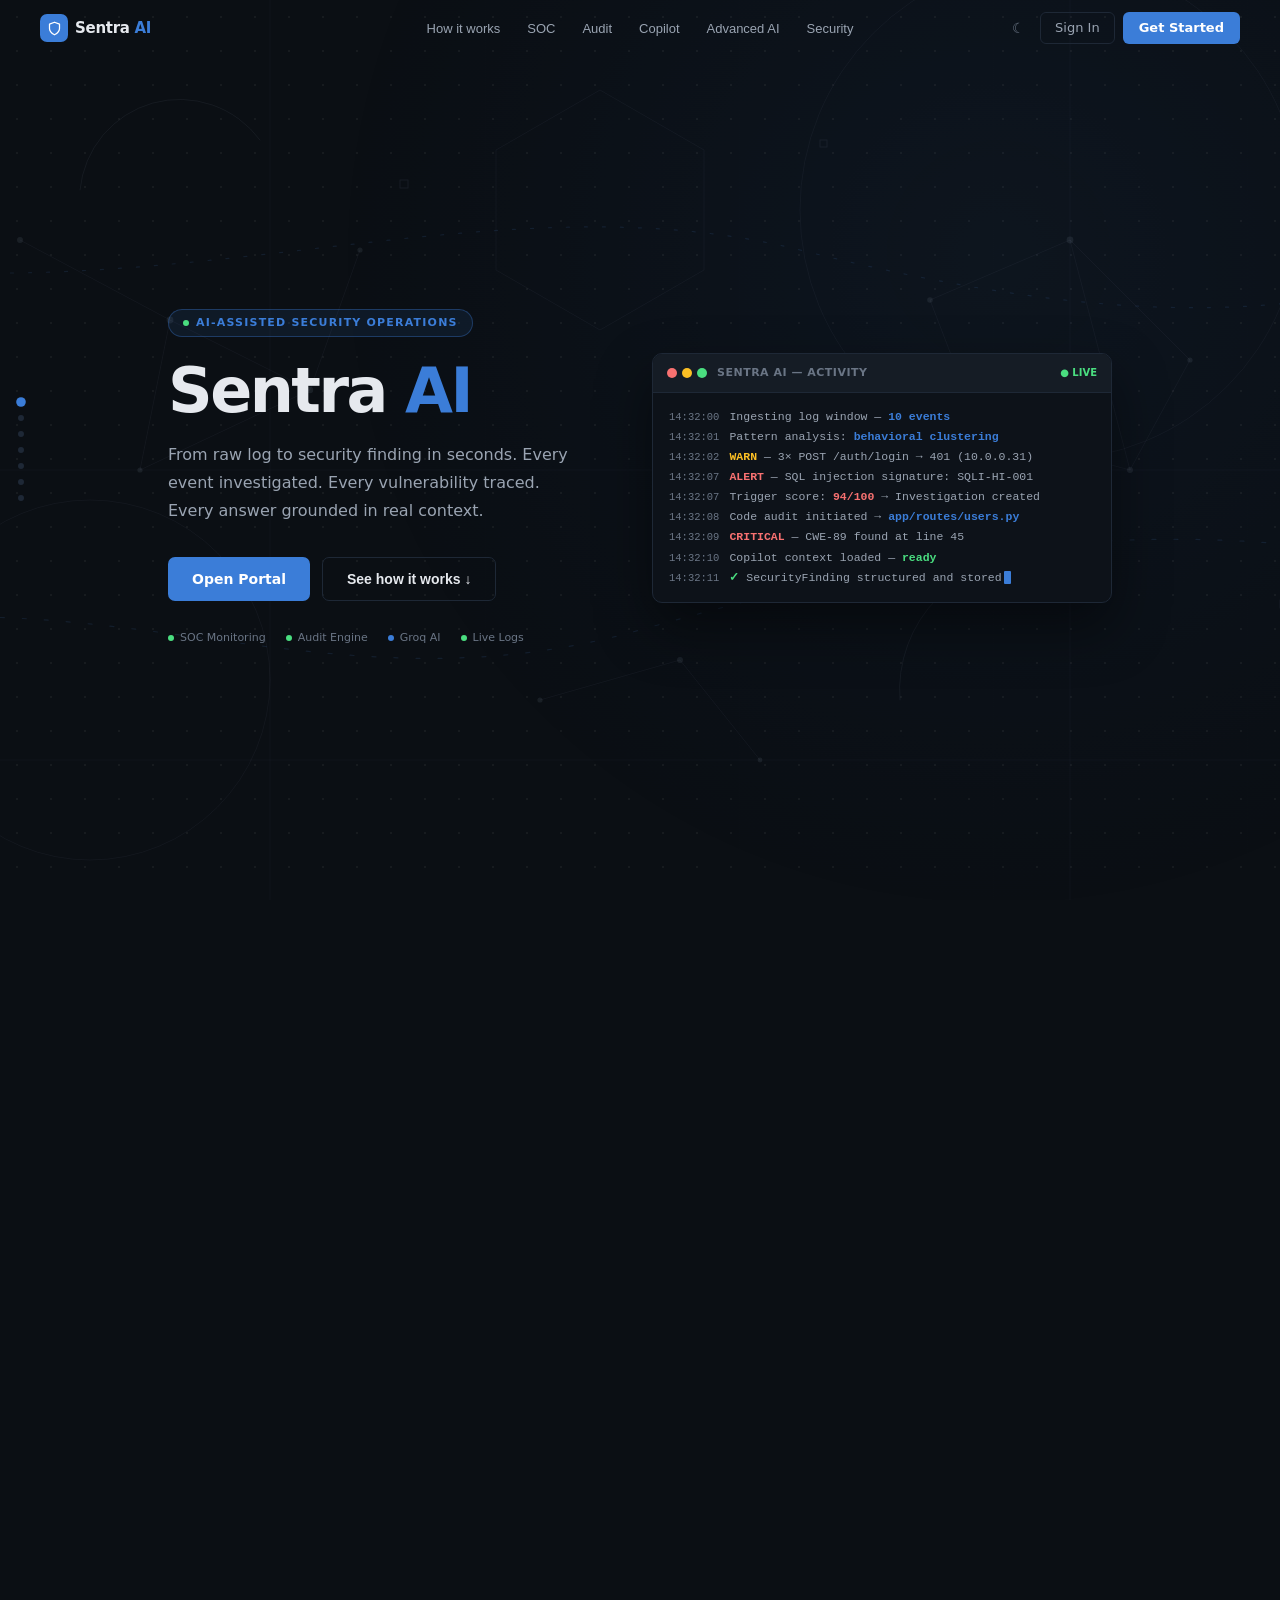
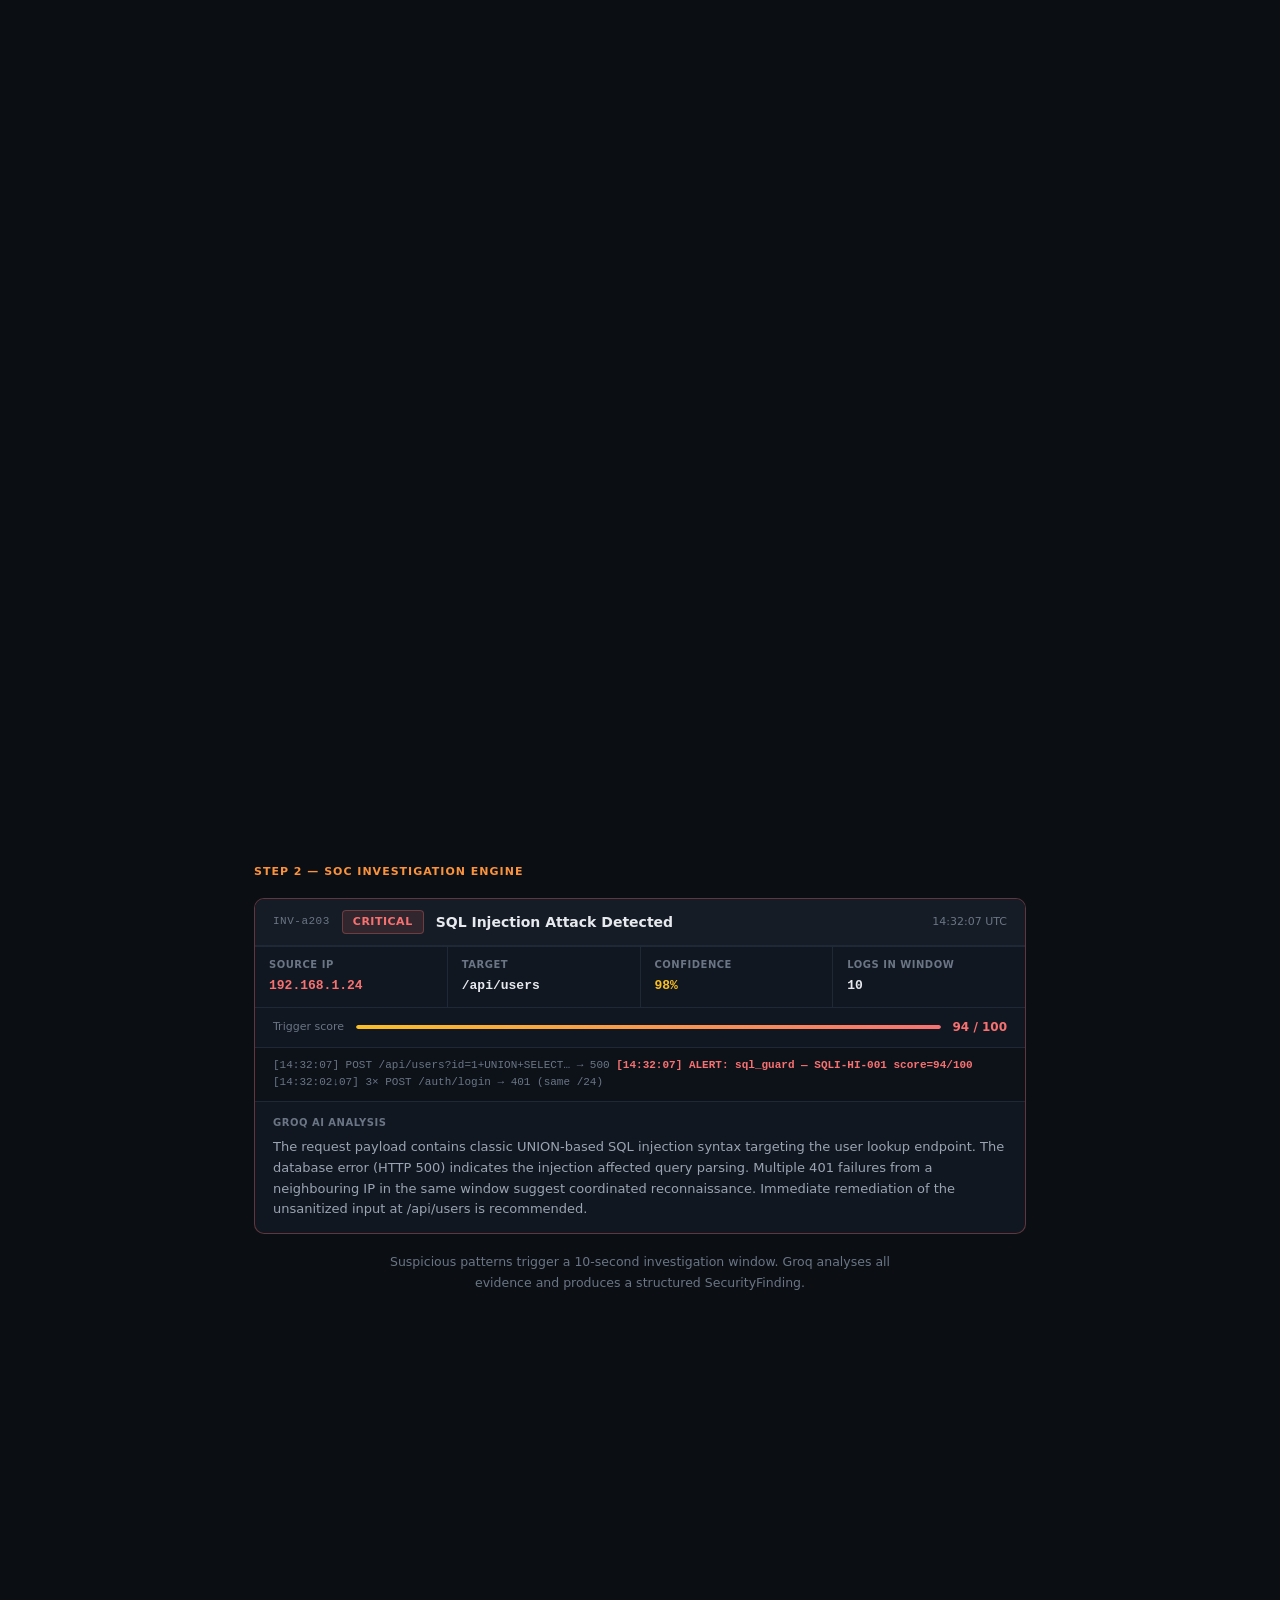
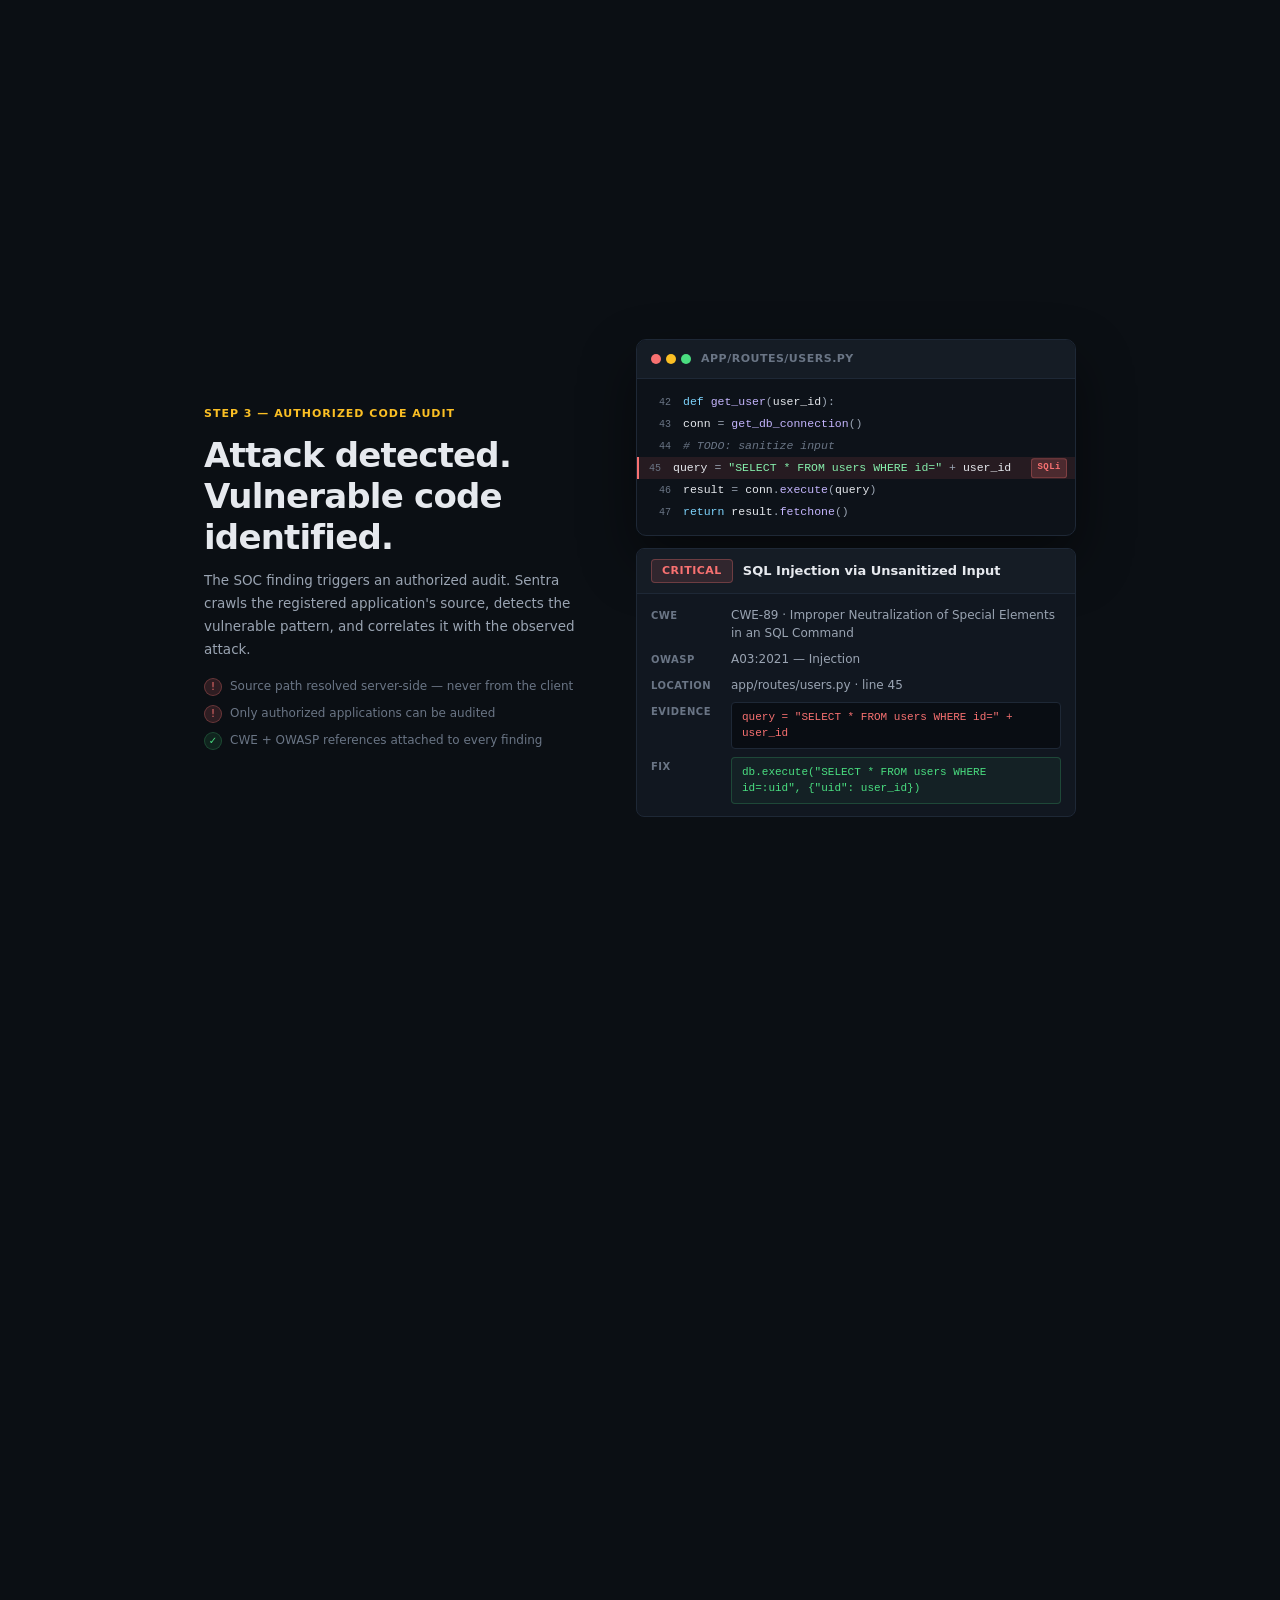
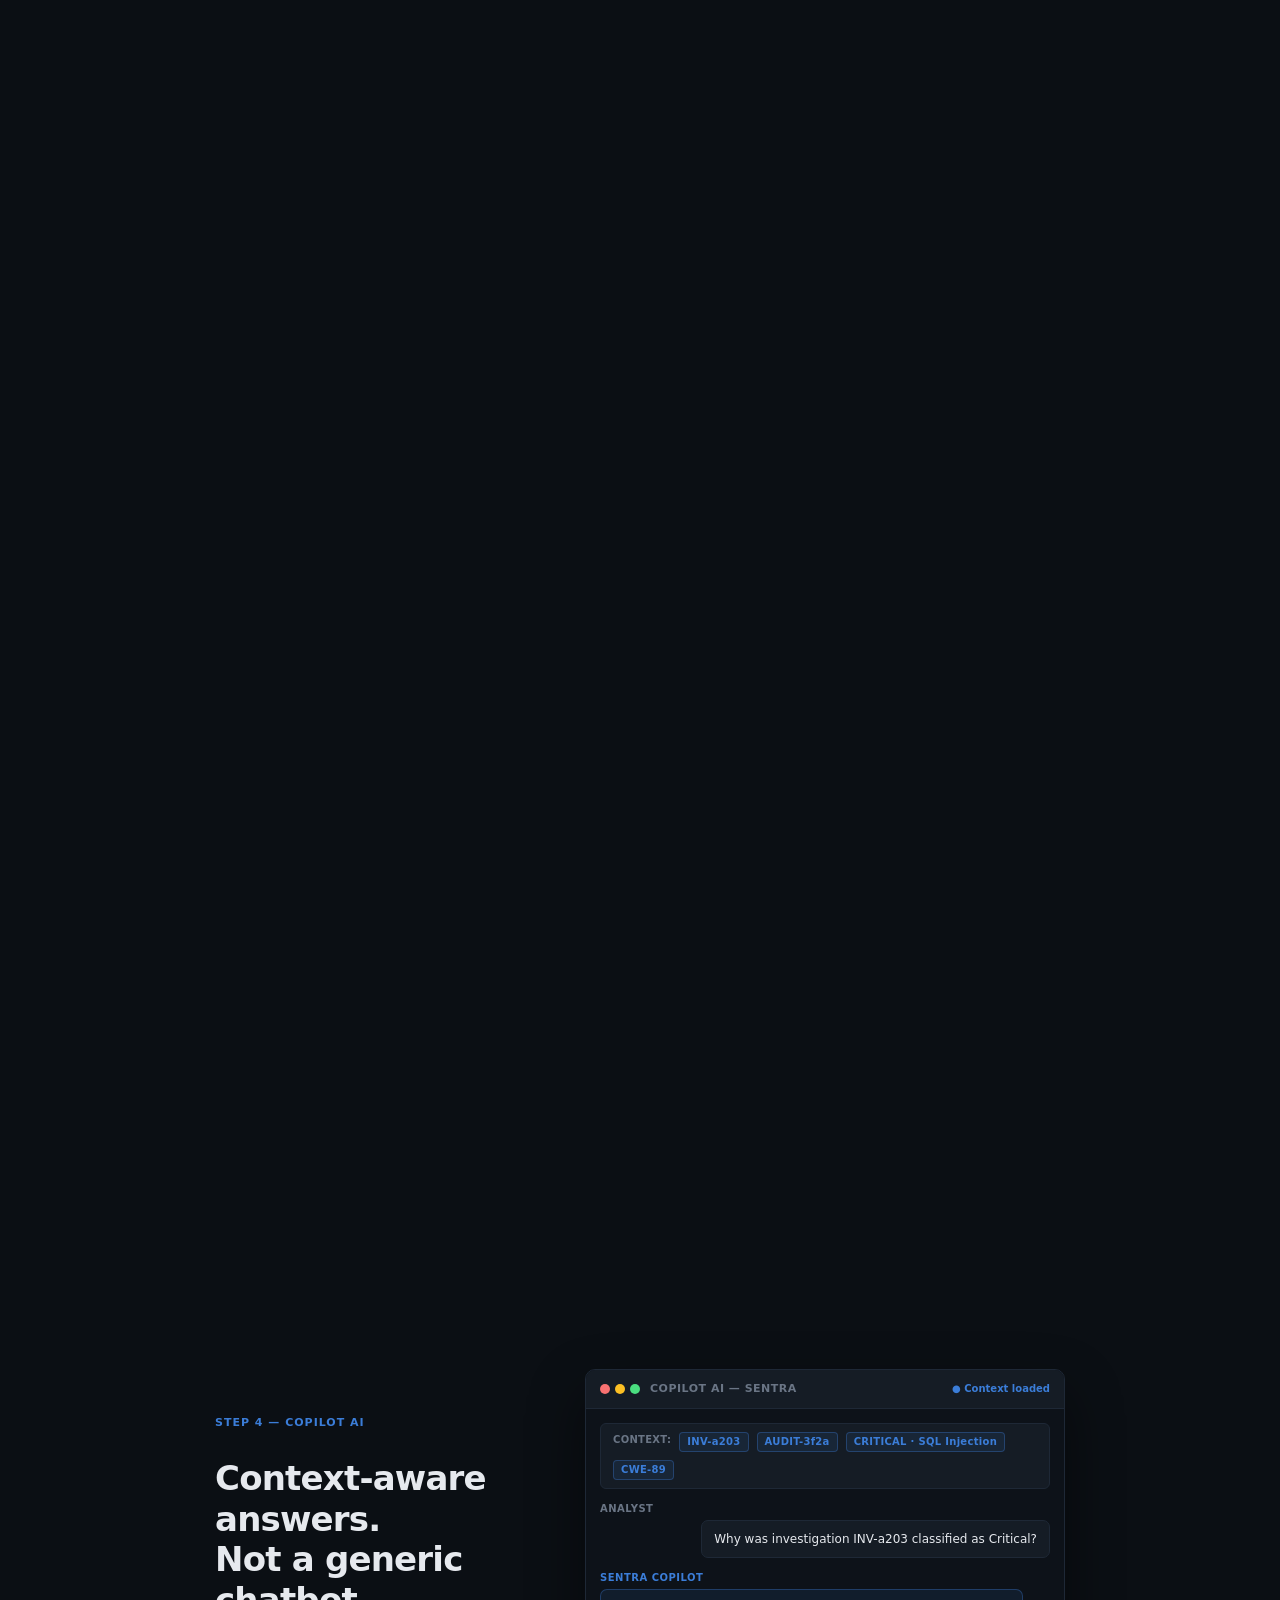
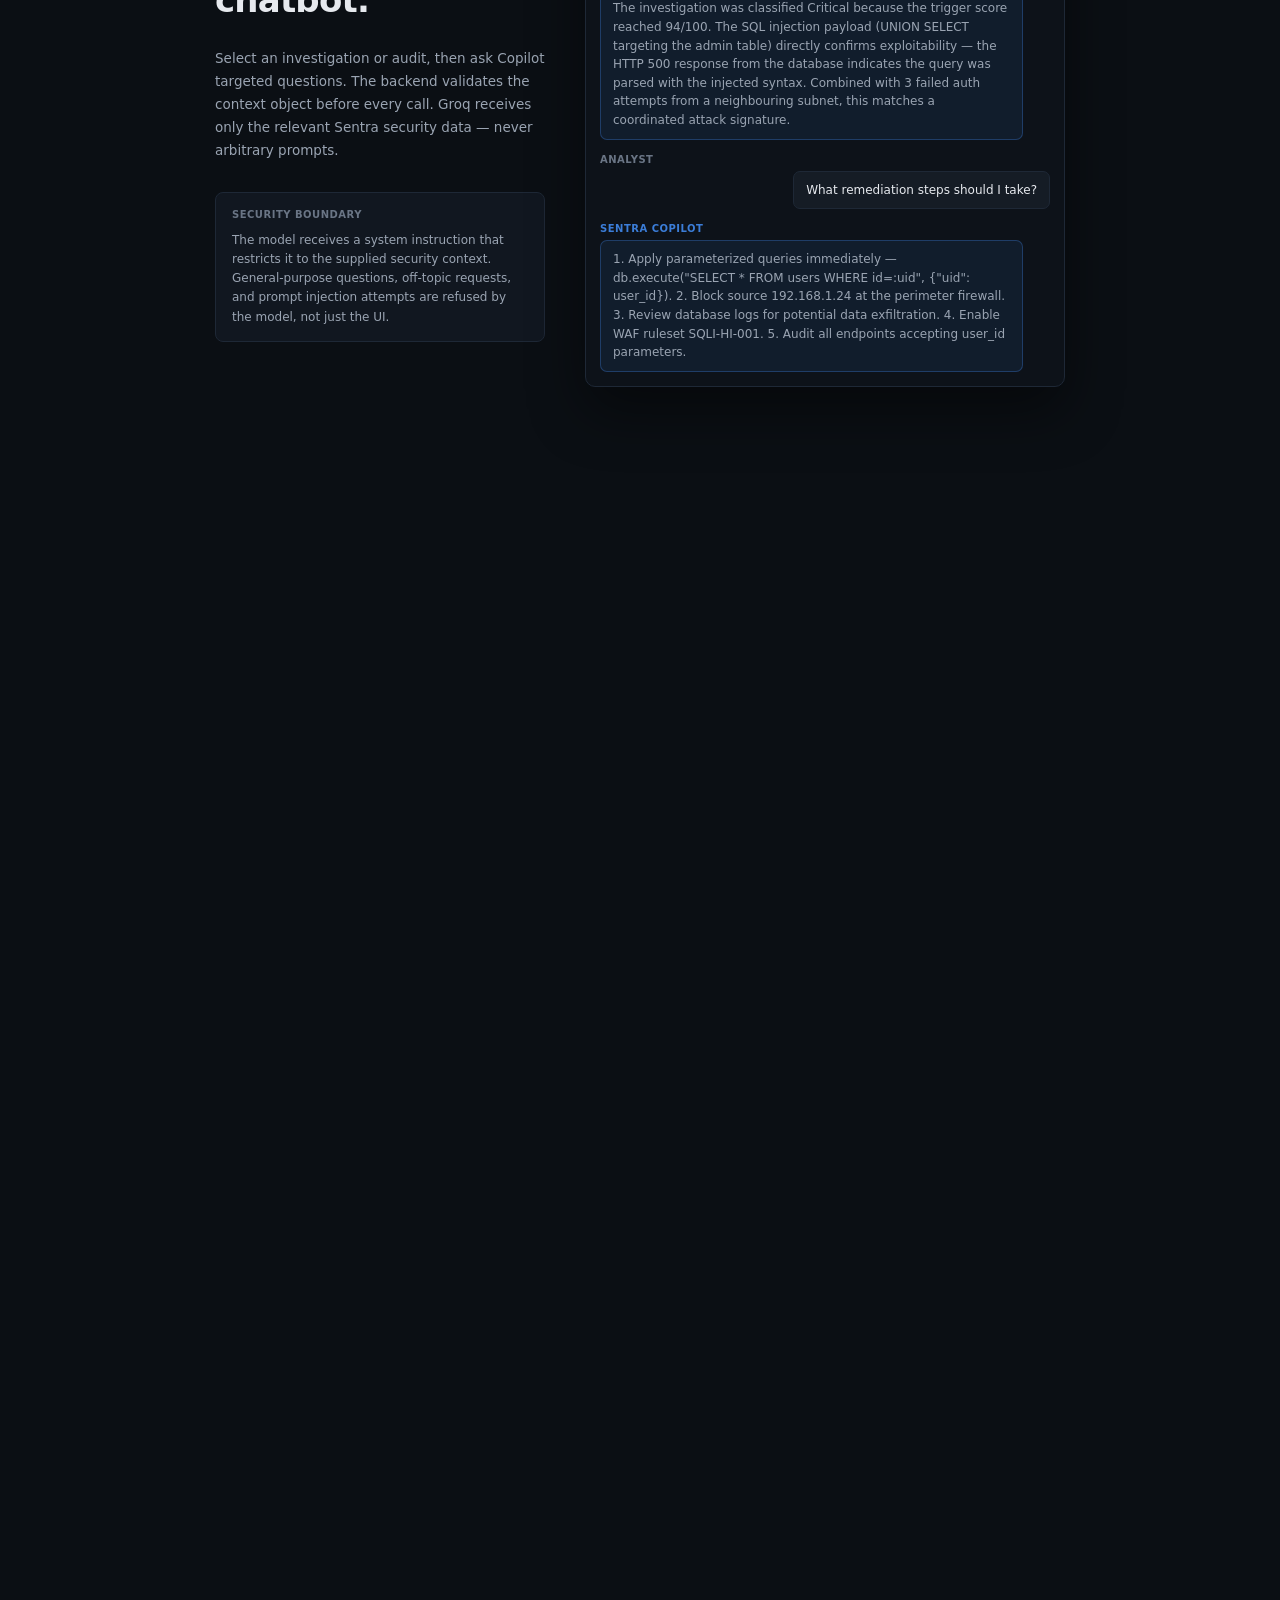
<file: frontend/AI hackathon/index.html>
<!DOCTYPE html>
<html lang="en" data-theme="dark">
<head>
  <meta charset="UTF-8">
  <meta name="viewport" content="width=device-width, initial-scale=1.0">
  <title>Sentra AI — Security Operations &amp; Audit Platform</title>
  <link rel="stylesheet" href="style.css">
  <script>(function(){var t=localStorage.getItem('sentra-theme')||'dark';document.documentElement.dataset.theme=t;}());</script>
  <style>
*,*::before,*::after{margin:0;padding:0;box-sizing:border-box;}
html{scroll-behavior:auto;}
body{font-family:Inter,system-ui,-apple-system,"Segoe UI",sans-serif;background:var(--bg);color:var(--text-primary);font-size:14px;line-height:1.6;overflow-x:hidden;}

/* ── SITE NAVBAR ── */
.site-navbar{position:fixed;top:0;left:0;right:0;width:100%;z-index:1000;background:transparent;border-bottom:1px solid transparent;transition:background .3s,border-color .3s,box-shadow .3s;}
.site-navbar.scrolled{background:rgba(11,15,20,.96);border-bottom-color:rgba(30,40,54,.8);box-shadow:0 1px 24px rgba(0,0,0,.3);}
[data-theme="light"] .site-navbar.scrolled{background:rgba(242,244,247,.92);border-bottom-color:var(--border);}
.navbar-inner{width:min(1200px,calc(100% - 48px));margin:0 auto;display:grid;grid-template-columns:1fr auto 1fr;align-items:center;height:56px;}
.navbar-logo{justify-self:start;font-size:15px;font-weight:700;letter-spacing:-.3px;color:var(--text-primary);text-decoration:none;display:flex;align-items:center;gap:7px;white-space:nowrap;}
.navbar-logo-mark{width:28px;height:28px;border-radius:7px;background:var(--accent);display:flex;align-items:center;justify-content:center;flex-shrink:0;}
.navbar-logo-mark svg{width:15px;height:15px;stroke:#fff;fill:none;stroke-width:2;stroke-linecap:round;stroke-linejoin:round;}
.navbar-logo-text{color:var(--text-primary);}
.navbar-logo-text span{color:var(--accent);}
.navbar-links{justify-self:center;display:flex;align-items:center;gap:1px;}
.navbar-links button{padding:5px 13px;border-radius:6px;font-size:13px;font-weight:500;color:var(--text-secondary);background:none;border:none;cursor:pointer;transition:color .15s,background .15s;white-space:nowrap;}
.navbar-links button:hover{color:var(--text-primary);background:rgba(255,255,255,.06);}
[data-theme="light"] .navbar-links button:hover{background:rgba(0,0,0,.05);}
.navbar-actions{justify-self:end;display:flex;align-items:center;gap:8px;}
.navbar-theme-btn{background:none;border:none;color:var(--text-muted);font-size:14px;cursor:pointer;padding:5px 7px;border-radius:6px;transition:color .15s,background .15s;line-height:1;flex-shrink:0;}
.navbar-theme-btn:hover{color:var(--text-primary);background:rgba(255,255,255,.06);}
.navbar-signin{padding:5px 14px;background:transparent;color:var(--text-secondary);border:1px solid var(--border);border-radius:6px;font-size:13px;font-weight:500;text-decoration:none;transition:color .15s,border-color .15s;white-space:nowrap;}
.navbar-signin:hover{color:var(--text-primary);border-color:var(--text-secondary);}
.navbar-cta{padding:6px 16px;background:var(--accent);color:#fff;border:none;border-radius:6px;font-size:13px;font-weight:600;text-decoration:none;transition:background .15s,opacity .15s;white-space:nowrap;cursor:pointer;}
.navbar-cta:hover{background:var(--accent-hover);}

/* ── BACKGROUND CANVAS ── static CSS dot-grid + one transform-only blob */
#lp-bg-canvas{position:fixed;top:0;left:0;width:100%;height:100%;z-index:0;pointer-events:none;overflow:hidden;background-image:radial-gradient(circle,rgba(255,255,255,.05) 1px,transparent 1.4px);background-size:34px 34px;}
[data-theme="light"] #lp-bg-canvas{background-image:radial-gradient(circle,rgba(0,0,30,.07) 1px,transparent 1.4px);}
#lp-blob{--lp-blob-rgb:59,125,216;position:absolute;left:0;top:0;width:120vmax;height:120vmax;border-radius:50%;will-change:transform;background:radial-gradient(circle,rgba(var(--lp-blob-rgb),.06) 0%,rgba(var(--lp-blob-rgb),0) 62%);}
[data-theme="light"] #lp-blob{background:radial-gradient(circle,rgba(var(--lp-blob-rgb),.045) 0%,rgba(var(--lp-blob-rgb),0) 62%);}
#lp-blob[data-scene="2"]{--lp-blob-rgb:251,146,60;}
#lp-blob[data-scene="3"]{--lp-blob-rgb:251,191,36;}
#lp-blob[data-scene="5"]{--lp-blob-rgb:139,92,246;}

/* ── PROGRESS BAR ── scaleX so it never triggers layout */
.lp-progress-bar{position:fixed;top:56px;left:0;height:2px;width:100%;background:var(--accent);z-index:1001;transform:scaleX(0);transform-origin:0 50%;will-change:transform;}

/* ── STORY WRAPPER ── */
.lp-story{padding-top:56px;position:relative;z-index:1;}
.scene,.s6-section{scroll-margin-top:56px;}

/* ── SCENE SYSTEM ── */
.scene{position:relative;}
.scene-track{height:300vh;}
.scene-panel{position:sticky;top:56px;height:calc(100vh - 56px);display:flex;align-items:center;justify-content:center;overflow:hidden;padding:0 24px;}

/* ── CHAPTER DOTS ── */
.scroll-chapters{position:fixed;left:18px;top:50%;transform:translateY(-50%);display:flex;flex-direction:column;gap:10px;z-index:100;}
.scroll-ch-dot{width:6px;height:6px;border-radius:50%;background:var(--border);transition:background .25s,transform .25s;cursor:pointer;}
.scroll-ch-dot:hover{background:var(--text-muted);}
.scroll-ch-dot.active{background:var(--accent);transform:scale(1.6);}

/* ── SCENE 0 — HERO ── */
.s0-panel{gap:64px;max-width:1100px;width:100%;margin:0 auto;}
.s0-left{flex:0 0 auto;max-width:480px;display:flex;flex-direction:column;gap:0;}
.s0-eyebrow{display:inline-flex;align-items:center;gap:7px;font-size:11px;font-weight:600;letter-spacing:1.2px;text-transform:uppercase;color:var(--accent);background:var(--accent-bg);border:1px solid var(--accent-border);border-radius:20px;padding:4px 14px;margin-bottom:22px;width:fit-content;}
.s0-title{font-size:clamp(34px,5.5vw,62px);font-weight:800;letter-spacing:-2.5px;line-height:1.04;margin-bottom:18px;color:var(--text-primary);}
.s0-title span{color:var(--accent);}
.s0-sub{font-size:clamp(14px,1.5vw,16px);color:var(--text-secondary);line-height:1.75;max-width:420px;margin-bottom:32px;}
.s0-cta{display:flex;gap:12px;flex-wrap:wrap;margin-bottom:28px;}
.s0-cta a,.s0-cta button{padding:11px 24px;border-radius:7px;font-size:14px;font-weight:600;text-decoration:none;cursor:pointer;transition:background .15s,border-color .15s,opacity .15s;display:inline-flex;align-items:center;gap:8px;}
.s0-cta-primary{background:var(--accent);color:#fff;border:none;}
.s0-cta-primary:hover{background:var(--accent-hover);}
.s0-cta-secondary{background:transparent;color:var(--text-primary);border:1px solid var(--border);}
.s0-cta-secondary:hover{border-color:var(--text-secondary);}
.s0-status-row{display:flex;gap:20px;flex-wrap:wrap;}
.s0-status-item{display:flex;align-items:center;gap:6px;font-size:11px;color:var(--text-muted);}
.sdot{width:6px;height:6px;border-radius:50%;flex-shrink:0;}
.sdot-green{background:var(--success);}
.sdot-blue{background:var(--accent);}
/* Hero right — terminal */
.s0-right{flex:1;max-width:460px;min-width:0;opacity:0;transform:translateX(32px);}

/* ── TERMINAL WINDOW (shared) ── */
.term-win{background:var(--surface-3);border:1px solid var(--border);border-radius:10px;overflow:hidden;box-shadow:0 24px 56px rgba(0,0,0,.45);}
.term-bar{background:var(--surface-2);border-bottom:1px solid var(--border);padding:10px 14px;display:flex;align-items:center;gap:10px;}
.term-dots{display:flex;gap:5px;}
.term-dot{width:10px;height:10px;border-radius:50%;}
.term-dot-r{background:#f87171;}.term-dot-y{background:#fbbf24;}.term-dot-g{background:var(--success);}
.term-title{font-size:11px;font-weight:600;color:var(--text-muted);letter-spacing:.5px;text-transform:uppercase;}
.term-body{padding:14px 16px;font-size:12px;}

/* Hero terminal content */
.hero-term-body{font-family:"Cascadia Code","Consolas",monospace;font-size:11.5px;line-height:1.75;padding:14px 16px;display:flex;flex-direction:column;gap:0;}
.htl{display:flex;gap:10px;align-items:flex-start;opacity:0;transform:translateX(8px);transition:opacity .3s,transform .3s;}
.htl.vis{opacity:1;transform:none;}
.htl-time{color:var(--text-muted);flex-shrink:0;font-size:10.5px;padding-top:1px;}
.htl-content{flex:1;color:var(--text-secondary);}
.htl-content .hl-danger{color:var(--danger);font-weight:600;}
.htl-content .hl-warn{color:var(--warning);font-weight:600;}
.htl-content .hl-ok{color:var(--success);font-weight:600;}
.htl-content .hl-acc{color:var(--accent);font-weight:600;}
.hero-term-cursor{display:inline-block;width:7px;height:13px;background:var(--accent);border-radius:1px;animation:blink-cur .9s step-end infinite;vertical-align:text-bottom;margin-left:2px;}
@keyframes blink-cur{50%{opacity:0;}}

/* ── SCENE 1 — LIVE LOGS ── */
.s1-panel{gap:48px;max-width:1060px;width:100%;margin:0 auto;}
.s1-left{flex:1;max-width:340px;display:flex;flex-direction:column;gap:14px;opacity:0;transform:translateX(-24px);}
.s1-eyebrow{font-size:11px;font-weight:600;letter-spacing:1px;text-transform:uppercase;color:var(--accent);}
.s1-title{font-size:clamp(22px,3vw,36px);font-weight:700;letter-spacing:-1px;line-height:1.15;}
.s1-body{font-size:13.5px;color:var(--text-secondary);line-height:1.7;}
.s1-pill{display:inline-flex;align-items:center;gap:6px;background:var(--surface-2);border:1px solid var(--border);border-radius:20px;padding:5px 12px;font-size:11px;font-weight:600;color:var(--text-secondary);width:fit-content;}
.live-dot-anim{width:6px;height:6px;border-radius:50%;background:var(--success);animation:pulse-dot 1.4s ease-in-out infinite;}
@keyframes pulse-dot{0%,100%{opacity:1;transform:scale(1);}50%{opacity:.4;transform:scale(.7);}}
.s1-right{flex:1;max-width:540px;opacity:0;transform:translateX(32px);}
.log-table{width:100%;}
.log-header-row{display:grid;grid-template-columns:76px 108px 48px 1fr 48px 86px;padding:6px 8px;background:var(--surface-2);border-bottom:1px solid var(--border);font-size:10px;font-weight:600;letter-spacing:.5px;text-transform:uppercase;color:var(--text-muted);}
.log-row{display:grid;grid-template-columns:76px 108px 48px 1fr 48px 86px;padding:5px 8px;border-bottom:1px solid var(--border-subtle);font-size:11px;font-family:"Cascadia Code","Consolas",monospace;color:var(--text-secondary);transition:background .25s,color .25s;}
.log-row.suspicious{background:rgba(248,113,113,.07);color:var(--text-primary);}
.log-row.suspicious .log-status{color:var(--danger);font-weight:700;}
.log-row.highlight-row{background:rgba(59,125,216,.1);outline:1px solid var(--accent-border);color:var(--text-primary);}
.log-cell{padding:0 4px;overflow:hidden;white-space:nowrap;text-overflow:ellipsis;}
.log-method{font-weight:700;}
.log-method.GET{color:var(--success);}.log-method.POST{color:var(--accent);}.log-method.DELETE{color:var(--danger);}.log-method.PUT{color:var(--warning);}
.log-status.s2{color:var(--success);}.log-status.s4{color:var(--warning);}.log-status.s5{color:var(--danger);}
.log-etype{font-size:10px;}
.log-etype.suspicious{color:var(--danger);font-weight:700;}.log-etype.login{color:var(--warning);}.log-etype.api{color:var(--text-muted);}
@keyframes logSlideIn{from{opacity:0;transform:translateX(8px);}to{opacity:1;transform:none;}}
.log-row.entering{animation:logSlideIn .18s ease forwards;}

/* ── SCENE 2 — SOC ── */
.s2-panel{flex-direction:column;gap:18px;max-width:820px;margin:0 auto;width:100%;}
.s2-label{font-size:11px;font-weight:600;letter-spacing:1px;text-transform:uppercase;color:var(--orange);align-self:flex-start;opacity:0;transition:opacity .3s;}
.soc-card{background:var(--surface-1);border:1px solid var(--border);border-radius:10px;overflow:hidden;width:100%;opacity:0;transform:translateY(28px);transition:opacity .5s,transform .5s,border-color .4s;}
.soc-card-header{background:var(--surface-2);padding:11px 18px;display:flex;align-items:center;gap:12px;border-bottom:1px solid var(--border);}
.soc-card-id{font-family:monospace;font-size:11px;color:var(--text-muted);letter-spacing:.5px;}
.sev-badge{display:inline-block;padding:2px 10px;border-radius:4px;font-size:11px;font-weight:700;letter-spacing:.5px;}
.sev-critical{background:rgba(248,113,113,.12);color:var(--danger);border:1px solid rgba(248,113,113,.3);}
.sev-high{background:rgba(251,146,60,.10);color:var(--orange);border:1px solid rgba(251,146,60,.3);}
.sev-medium{background:rgba(251,191,36,.10);color:var(--warning);border:1px solid rgba(251,191,36,.3);}
.soc-card-title{font-size:14px;font-weight:700;}
.soc-meta-grid{display:grid;grid-template-columns:repeat(4,1fr);gap:1px;background:var(--border);border-top:1px solid var(--border);}
.soc-meta-cell{background:var(--surface-1);padding:10px 14px;}
.soc-meta-label{font-size:10px;font-weight:600;letter-spacing:.5px;text-transform:uppercase;color:var(--text-muted);margin-bottom:3px;}
.soc-meta-val{font-size:13px;font-weight:600;font-family:monospace;}
.soc-analysis-row{padding:13px 18px;border-top:1px solid var(--border);}
.soc-analysis-label{font-size:10px;font-weight:600;letter-spacing:.5px;text-transform:uppercase;color:var(--text-muted);margin-bottom:6px;}
.soc-analysis-text{font-size:13px;color:var(--text-secondary);line-height:1.6;}
.soc-raw-logs{padding:9px 18px;border-top:1px solid var(--border);font-family:monospace;font-size:11px;color:var(--text-muted);background:var(--surface-3);}
.soc-raw-logs span.hl{color:var(--danger);font-weight:600;}
.trigger-score-row{padding:10px 18px;border-top:1px solid var(--border);display:flex;align-items:center;gap:12px;}
.trigger-label{font-size:11px;color:var(--text-muted);white-space:nowrap;}
.trigger-bar-track{flex:1;height:4px;background:var(--border);border-radius:3px;overflow:hidden;}
.trigger-bar-fill{height:100%;border-radius:3px;background:linear-gradient(90deg,var(--warning),var(--danger));width:100%;transform:scaleX(0);transform-origin:0 50%;will-change:transform;}
.trigger-val{font-size:12px;font-weight:700;color:var(--danger);min-width:40px;text-align:right;}

/* ── SCENE 3 — CODE AUDIT ── */
.s3-panel{gap:32px;max-width:1020px;width:100%;margin:0 auto;}
.s3-left{flex:1;max-width:400px;opacity:0;transform:translateX(-24px);}
.s3-right{flex:1;max-width:440px;display:flex;flex-direction:column;gap:12px;opacity:0;transform:translateX(24px);}
.code-win .term-body{font-family:"Cascadia Code","Consolas",monospace;font-size:11.5px;line-height:1.75;padding:12px 16px;}
.code-line{display:flex;gap:12px;padding:1px 0;}
.code-ln{color:var(--text-muted);font-size:10px;user-select:none;min-width:18px;text-align:right;flex-shrink:0;padding-top:2px;}
.code-text{flex:1;}
.kw{color:#7dd3fc;}.str{color:#86efac;}.cmt{color:var(--text-muted);font-style:italic;}.fn{color:#c4b5fd;}.var{color:var(--text-primary);}.op{color:var(--text-secondary);}
.code-line.vuln-line{background:rgba(248,113,113,.1);border-left:2px solid var(--danger);padding-left:4px;margin:0 -16px;padding-right:0;position:relative;transition:background .3s;}
.vuln-badge{position:absolute;right:8px;top:50%;transform:translateY(-50%);font-size:9px;font-weight:700;background:rgba(248,113,113,.18);color:var(--danger);border:1px solid rgba(248,113,113,.3);border-radius:3px;padding:1px 5px;letter-spacing:.5px;pointer-events:none;opacity:0;transition:opacity .3s;}
.code-line.vuln-line.active .vuln-badge{opacity:1;}
.finding-panel{background:var(--surface-1);border:1px solid var(--border);border-radius:8px;overflow:hidden;opacity:0;transform:translateY(14px);transition:transform .4s,opacity .4s;}
.finding-panel.visible{transform:none;opacity:1;}
.finding-header{padding:10px 14px;border-bottom:1px solid var(--border);display:flex;align-items:center;gap:10px;background:var(--surface-2);}
.finding-title-text{font-size:13px;font-weight:700;}
.finding-body{padding:12px 14px;display:flex;flex-direction:column;gap:8px;}
.finding-row{display:flex;gap:8px;align-items:flex-start;font-size:12px;}
.finding-key{font-size:10px;font-weight:600;letter-spacing:.5px;text-transform:uppercase;color:var(--text-muted);min-width:72px;flex-shrink:0;padding-top:2px;}
.finding-val{color:var(--text-secondary);line-height:1.5;}
.finding-evidence{font-family:monospace;font-size:11px;background:var(--code-bg);border:1px solid var(--border);border-radius:4px;padding:6px 10px;color:var(--danger);line-height:1.5;}
.finding-fix{font-family:monospace;font-size:11px;background:rgba(74,222,128,.05);border:1px solid rgba(74,222,128,.2);border-radius:4px;padding:6px 10px;color:var(--success);line-height:1.5;}

/* ── SCENE 4 — COPILOT ── */
.s4-panel{gap:40px;max-width:1020px;width:100%;margin:0 auto;}
.s4-left{flex:1;max-width:330px;display:flex;flex-direction:column;gap:14px;opacity:0;transform:translateX(-20px);}
.s4-right{flex:1;max-width:480px;opacity:0;transform:translateX(20px);}
.chat-win .term-body{padding:14px;display:flex;flex-direction:column;gap:12px;}
.chat-context-strip{background:var(--surface-2);border:1px solid var(--border);border-radius:6px;padding:8px 12px;font-size:11px;color:var(--text-muted);display:flex;flex-wrap:wrap;gap:8px;}
.ctx-tag{background:var(--accent-bg);border:1px solid var(--accent-border);color:var(--accent);border-radius:4px;padding:1px 7px;font-size:10px;font-weight:600;letter-spacing:.3px;}
.chat-msg{display:flex;flex-direction:column;gap:3px;font-size:12px;opacity:0;transform:translateY(8px);transition:opacity .3s,transform .3s;}
.chat-msg.visible{opacity:1;transform:none;}
.chat-msg-role{font-size:10px;font-weight:700;letter-spacing:.5px;text-transform:uppercase;}
.chat-msg-role.analyst{color:var(--text-muted);}.chat-msg-role.copilot{color:var(--accent);}
.chat-msg-bubble{border-radius:7px;padding:9px 12px;line-height:1.55;}
.chat-msg.analyst .chat-msg-bubble{background:var(--surface-2);border:1px solid var(--border);color:var(--text-primary);align-self:flex-end;max-width:88%;}
.chat-msg.copilot .chat-msg-bubble{background:var(--accent-bg);border:1px solid var(--accent-border);color:var(--text-secondary);align-self:flex-start;max-width:94%;}
@keyframes blink{50%{opacity:0;}}

/* ── SCENE 5 — ADVANCED AI BETA ── */
.s5-panel{gap:48px;max-width:1060px;width:100%;margin:0 auto;}
.s5-left{flex:1;max-width:380px;display:flex;flex-direction:column;gap:16px;opacity:0;transform:translateX(-20px);}
.s5-right{flex:1;max-width:480px;opacity:0;transform:translateX(20px);}
.beta-pill{display:inline-flex;align-items:center;gap:6px;background:rgba(139,92,246,.12);border:1px solid rgba(139,92,246,.3);border-radius:20px;padding:4px 12px;font-size:10px;font-weight:700;letter-spacing:1px;text-transform:uppercase;color:#a78bfa;width:fit-content;}
.s5-scene-label{font-size:11px;font-weight:600;letter-spacing:1px;text-transform:uppercase;color:#a78bfa;}
.s5-h2{font-size:clamp(22px,3vw,34px);font-weight:700;letter-spacing:-.8px;line-height:1.2;}
.s5-body{font-size:13.5px;color:var(--text-secondary);line-height:1.7;}
.s5-stage-indicator{display:flex;flex-direction:column;gap:6px;margin-top:4px;}
.s5-stage{display:flex;align-items:center;gap:10px;font-size:12px;color:var(--text-muted);transition:color .3s,opacity .3s;opacity:.4;}
.s5-stage.active{color:var(--text-primary);opacity:1;}
.s5-stage.done{color:var(--success);opacity:.8;}
.s5-stage-num{width:20px;height:20px;border-radius:50%;border:1px solid var(--border);display:flex;align-items:center;justify-content:center;font-size:9px;font-weight:700;flex-shrink:0;transition:background .3s,border-color .3s,color .3s;}
.s5-stage.active .s5-stage-num{background:rgba(139,92,246,.15);border-color:rgba(139,92,246,.4);color:#a78bfa;}
.s5-stage.done .s5-stage-num{background:rgba(74,222,128,.1);border-color:rgba(74,222,128,.3);color:var(--success);}
.sandbox-win{background:var(--surface-3);border:1px solid var(--border);border-radius:10px;overflow:hidden;box-shadow:0 24px 56px rgba(0,0,0,.45);}
.sandbox-header{background:var(--surface-2);border-bottom:1px solid var(--border);padding:10px 14px;display:flex;align-items:center;gap:10px;}
.sandbox-header-dots{display:flex;gap:5px;}
.sandbox-header-dot{width:10px;height:10px;border-radius:50%;}
.sandbox-header-dot-r{background:#f87171;}.sandbox-header-dot-y{background:#fbbf24;}.sandbox-header-dot-g{background:var(--success);}
.sandbox-header-title{font-size:11px;font-weight:600;color:var(--text-muted);letter-spacing:.5px;text-transform:uppercase;}
.sandbox-header-badge{margin-left:auto;font-size:10px;font-weight:700;letter-spacing:.5px;color:#a78bfa;background:rgba(139,92,246,.1);border:1px solid rgba(139,92,246,.25);border-radius:4px;padding:2px 8px;}
.sandbox-body{padding:14px 16px;display:flex;flex-direction:column;gap:10px;}
.sandbox-target-row{display:flex;align-items:center;gap:8px;padding:8px 12px;background:var(--surface-2);border:1px solid var(--border);border-radius:6px;}
.sandbox-target-label{font-size:10px;font-weight:600;letter-spacing:.5px;text-transform:uppercase;color:var(--text-muted);flex-shrink:0;}
.sandbox-target-val{font-size:12px;font-weight:600;font-family:monospace;color:var(--text-primary);}
.sandbox-status-row{display:flex;align-items:center;gap:6px;font-size:11px;color:var(--text-muted);}
.sandbox-status-dot{width:7px;height:7px;border-radius:50%;flex-shrink:0;transition:background .4s;}
.sandbox-status-dot.idle{background:var(--border);}.sandbox-status-dot.running{background:#a78bfa;animation:pulse-dot 1.2s ease-in-out infinite;}.sandbox-status-dot.done{background:var(--success);}
.sandbox-status-text{transition:color .3s;}
.sandbox-checks{display:flex;flex-direction:column;gap:4px;}
.sandbox-check{display:flex;align-items:center;gap:10px;padding:7px 10px;border-radius:6px;font-size:12px;background:var(--surface-2);border:1px solid var(--border);opacity:0;transform:translateX(12px);transition:opacity .25s,transform .25s,border-color .3s,background .3s;}
.sandbox-check.visible{opacity:1;transform:none;}
.sandbox-check.testing{border-color:rgba(139,92,246,.3);background:rgba(139,92,246,.05);}
.sandbox-check.pass{border-color:rgba(74,222,128,.25);background:rgba(74,222,128,.04);}
.sandbox-check.confirmed{border-color:rgba(248,113,113,.3);background:rgba(248,113,113,.05);}
.sandbox-check-name{flex:1;font-weight:500;color:var(--text-primary);}
.sandbox-check-status{font-size:10px;font-weight:700;letter-spacing:.3px;min-width:52px;text-align:right;}
.sandbox-check.testing .sandbox-check-status{color:#a78bfa;}
.sandbox-check.pass .sandbox-check-status{color:var(--success);}
.sandbox-check.confirmed .sandbox-check-status{color:var(--danger);}
.sandbox-result{padding:10px 12px;border-radius:6px;background:rgba(74,222,128,.06);border:1px solid rgba(74,222,128,.2);font-size:12px;color:var(--success);display:flex;align-items:center;gap:8px;opacity:0;transition:opacity .4s;}
.sandbox-result.visible{opacity:1;}
.sandbox-result-icon{font-size:14px;flex-shrink:0;}

/* ── SCENE 6 — PIPELINE / CTA ── */
.s6-section{padding:100px 24px;display:flex;flex-direction:column;align-items:center;text-align:center;gap:60px;position:relative;z-index:1;}
.s6-label{font-size:11px;font-weight:600;letter-spacing:1.2px;text-transform:uppercase;color:var(--text-muted);}
.s6-title{font-size:clamp(26px,4vw,44px);font-weight:800;letter-spacing:-1.5px;line-height:1.1;max-width:580px;}
.s6-title span{color:var(--accent);}
.pipeline{display:flex;align-items:center;flex-wrap:wrap;justify-content:center;max-width:940px;gap:0;}
.pipe-node{display:flex;flex-direction:column;align-items:center;gap:8px;opacity:0;transform:translateY(18px);transition:opacity .45s,transform .45s;}
.pipe-node.visible{opacity:1;transform:none;}
.pipe-icon{width:50px;height:50px;border-radius:12px;background:var(--surface-1);border:1px solid var(--border);display:flex;align-items:center;justify-content:center;}
.pipe-icon svg{width:22px;height:22px;stroke:var(--accent);fill:none;stroke-width:1.5;stroke-linecap:round;stroke-linejoin:round;}
.pipe-icon.beta-icon{border-color:rgba(139,92,246,.35);background:rgba(139,92,246,.06);}
.pipe-icon.beta-icon svg{stroke:#a78bfa;}
.pipe-label{font-size:11px;font-weight:600;color:var(--text-muted);letter-spacing:.3px;white-space:nowrap;}
.pipe-arrow{color:var(--border);font-size:18px;padding:0 8px;margin-bottom:22px;opacity:0;transition:opacity .4s .1s;}
.pipe-arrow.visible{opacity:1;}
.sec-props{display:grid;grid-template-columns:repeat(auto-fit,minmax(200px,1fr));gap:12px;max-width:800px;width:100%;}
.sec-prop{background:var(--surface-1);border:1px solid var(--border);border-radius:8px;padding:16px 18px;text-align:left;opacity:0;transform:translateY(14px);transition:opacity .4s,transform .4s;}
.sec-prop.visible{opacity:1;transform:none;}
.sec-prop-title{font-size:13px;font-weight:700;margin-bottom:4px;}
.sec-prop-desc{font-size:12px;color:var(--text-muted);line-height:1.5;}
.s6-cta-block{display:flex;flex-direction:column;align-items:center;gap:14px;}
.s6-cta-block h2{font-size:22px;font-weight:700;}
.s6-cta-block p{font-size:14px;color:var(--text-secondary);}
.s6-signin-btn{padding:13px 32px;background:var(--accent);color:#fff;border:none;border-radius:8px;font-size:15px;font-weight:600;text-decoration:none;cursor:pointer;transition:background .15s;}
.s6-signin-btn:hover{background:var(--accent-hover);}
.lp-footer{border-top:1px solid var(--border);padding:18px 48px;display:flex;align-items:center;justify-content:space-between;font-size:12px;color:var(--text-muted);background:var(--surface-1);position:relative;z-index:1;}

/* ── RESPONSIVE ── */
@media(max-width:920px){
  .s0-panel{flex-direction:column;align-items:center;text-align:center;gap:36px;}
  .s0-left{align-items:center;max-width:100%;}
  .s0-sub{max-width:100%;}
  .s0-right{max-width:100%;width:100%;}
  .s1-panel,.s3-panel,.s4-panel,.s5-panel{flex-direction:column;gap:20px;}
  .s1-left,.s1-right,.s3-left,.s3-right,.s4-left,.s4-right,.s5-left,.s5-right{max-width:100%;}
  .navbar-inner{width:calc(100% - 32px);grid-template-columns:1fr auto;}
  .navbar-links{display:none;}
  .scroll-chapters{display:none;}
  .scene-track{height:220vh;}
  .soc-meta-grid{grid-template-columns:1fr 1fr;}
  .lp-footer{padding:18px 20px;flex-direction:column;gap:6px;text-align:center;}
}
@media(max-width:600px){
  .s0-title{font-size:30px;letter-spacing:-1.2px;}
  .log-header-row,.log-row{grid-template-columns:64px 94px 44px 1fr 40px;}
  .log-row .log-cell:last-child,.log-header-row span:last-child{display:none;}
  .scene-track{height:180vh;}
  .scene-panel{padding:0 16px;}
  .s6-section{padding:64px 16px;}
}
/* Reduced motion — drop decorative loops, keep content */
@media (prefers-reduced-motion: reduce){
  .hero-term-cursor,.live-dot-anim,.sandbox-status-dot{animation:none !important;}
  .log-row.entering{animation:none;}
}
  </style>
</head>
<body>

<div id="lp-bg-canvas"><div id="lp-blob"></div></div>

<!-- ── SENTRA ANIMATED SVG BACKGROUND ──
     Performance-tuned layer: markup here, static paint + CSS keyframe
     motion in style.css (.sentra-* / .sb-*), parallax + scene
     awareness + tab pausing in landing-bg.js. Only grouped layers
     animate (transform / opacity / dash-offset) — ~10 animated
     elements on desktop, ~3 on mobile. Remove all three to disable. -->
<div class="sentra-animated-bg" aria-hidden="true">
  <svg class="sentra-bg-svg" viewBox="0 0 1600 900" preserveAspectRatio="xMidYMid slice" focusable="false">
    <defs>
      <path id="sb-flow-a" d="M -80 640 C 260 560, 480 720, 800 630 S 1360 500, 1700 590" fill="none"/>
      <path id="sb-flow-b" d="M -80 250 C 300 330, 640 170, 960 250 S 1500 330, 1700 230" fill="none"/>
    </defs>

    <!-- Layer 1 · far — static grid + one slow-drifting geometry group -->
    <g class="sb-layer" data-sb-depth="0.12">
      <path class="sb-geo-far sb-grid-line" d="M 0 470 H 1600"/>
      <path class="sb-geo-far sb-grid-line" d="M 0 760 H 1600"/>
      <path class="sb-geo-far sb-grid-line" d="M 430 0 V 900"/>
      <path class="sb-geo-far sb-grid-line" d="M 1230 0 V 900"/>
      <g class="sb-geo-drift">
        <circle class="sb-geo-far" cx="1210" cy="210" r="250"/>
        <circle class="sb-geo-far" cx="250" cy="680" r="180"/>
        <path class="sb-geo-far" d="M 760 90 l 104 60 v 120 l -104 60 l -104 -60 v -120 z"/>
      </g>
    </g>

    <!-- Layer 2 · mid — network constellations (2 groups animate) -->
    <g class="sb-layer" data-sb-depth="0.3">
      <g class="sb-net sb-net-rotate">
        <path class="sb-line" d="M 180 240 L 330 320"/>
        <path class="sb-line" d="M 330 320 L 300 470"/>
        <path class="sb-line" d="M 330 320 L 470 390"/>
        <path class="sb-line" d="M 470 390 L 520 250"/>
        <path class="sb-line" d="M 470 390 L 300 470"/>
        <circle class="sb-node" cx="180" cy="240" r="3"/>
        <circle class="sb-node" cx="330" cy="320" r="3.4"/>
        <circle class="sb-node" cx="300" cy="470" r="2.6"/>
        <circle class="sb-node" cx="470" cy="390" r="3.2"/>
        <circle class="sb-node" cx="520" cy="250" r="2.6"/>
      </g>
      <g class="sb-net sb-net-drift">
        <path class="sb-line" d="M 1090 300 L 1230 240"/>
        <path class="sb-line" d="M 1230 240 L 1350 360"/>
        <path class="sb-line" d="M 1350 360 L 1290 470"/>
        <path class="sb-line" d="M 1290 470 L 1140 430"/>
        <path class="sb-line" d="M 1140 430 L 1090 300"/>
        <path class="sb-line" d="M 1230 240 L 1290 470"/>
        <circle class="sb-node" cx="1090" cy="300" r="2.8"/>
        <circle class="sb-node" cx="1230" cy="240" r="3.4"/>
        <circle class="sb-node" cx="1350" cy="360" r="2.6"/>
        <circle class="sb-node" cx="1290" cy="470" r="3"/>
        <circle class="sb-node" cx="1140" cy="430" r="2.6"/>
      </g>
      <g class="sb-net sb-net-still">
        <path class="sb-line" d="M 700 700 L 840 660 L 920 760"/>
        <circle class="sb-node" cx="700" cy="700" r="2.6"/>
        <circle class="sb-node" cx="840" cy="660" r="3"/>
        <circle class="sb-node" cx="920" cy="760" r="2.4"/>
      </g>
      <rect class="sb-node-sq" x="560" y="180" width="8" height="8"/>
      <rect class="sb-node-sq" x="980" y="140" width="7" height="7"/>
      <rect class="sb-node-sq" x="1440" y="600" width="8" height="8"/>
      <rect class="sb-node-sq" x="120" y="540" width="7" height="7"/>
    </g>

    <!-- Layer 3 · near — data-flow paths, travellers, one sliding arc -->
    <g class="sb-layer" data-sb-depth="0.55">
      <use href="#sb-flow-a" id="sb-use-a" class="sb-flow-path"/>
      <use href="#sb-flow-b" id="sb-use-b" class="sb-flow-path"/>
      <circle class="sb-traveler" id="sb-traveler-a" r="3.2"/>
      <circle class="sb-traveler" id="sb-traveler-b" r="2.6"/>
      <path class="sb-arc" id="sb-arc-a" d="M 1060 700 A 130 130 0 0 1 1240 570"/>
      <path class="sb-arc" id="sb-arc-b" d="M 240 190 A 100 100 0 0 1 420 140"/>
    </g>

    <!-- Sandbox cluster — fades in around the Advanced AI [BETA] scene -->
    <g class="sb-layer sb-sandbox-cluster" id="sb-sandbox-cluster" data-sb-depth="0.4">
      <rect class="sb-sandbox-outline" x="1040" y="520" width="340" height="230" rx="16"/>
      <path class="sb-line" d="M 1100 580 L 1215 635"/>
      <path class="sb-line" d="M 1215 635 L 1330 590"/>
      <path class="sb-line" d="M 1215 635 L 1180 700"/>
      <path class="sb-line" d="M 1180 700 L 1310 690"/>
      <path class="sb-line" d="M 1310 690 L 1330 590"/>
      <circle class="sb-node" cx="1100" cy="580" r="3"/>
      <circle class="sb-node" cx="1215" cy="635" r="3.4"/>
      <circle class="sb-node" cx="1330" cy="590" r="2.8"/>
      <circle class="sb-node" cx="1180" cy="700" r="2.6"/>
      <circle class="sb-node" cx="1310" cy="690" r="2.6"/>
      <circle class="sb-sandbox-verify" cx="1330" cy="590" r="9"/>
      <path class="sb-sandbox-tie" d="M 1040 635 h -46"/>
      <path class="sb-sandbox-tie" d="M 1380 635 h 46"/>
    </g>
  </svg>
</div>

<!-- NAVBAR -->
<header class="site-navbar" id="site-navbar">
  <div class="navbar-inner">
    <a href="index.html" class="navbar-logo">
      <div class="navbar-logo-mark">
        <svg viewBox="0 0 24 24"><path d="M12 22s8-4 8-10V5l-8-3-8 3v7c0 6 8 10 8 10z"></path></svg>
      </div>
      <span class="navbar-logo-text">Sentra <span>AI</span></span>
    </a>
    <div class="navbar-links">
      <button data-nav-scene="1">How it works</button>
      <button data-nav-scene="2">SOC</button>
      <button data-nav-scene="3">Audit</button>
      <button data-nav-scene="4">Copilot</button>
      <button data-nav-scene="5">Advanced AI</button>
      <button data-nav-scene="6">Security</button>
    </div>
    <div class="navbar-actions">
      <button class="navbar-theme-btn" id="navbar-theme-btn" title="Toggle theme"><span id="navbar-theme-icon">&#x263E;</span></button>
      <a href="dashboard.html" class="navbar-signin">Sign In</a>
      <a href="dashboard.html" class="navbar-cta">Get Started</a>
    </div>
  </div>
</header>
<div class="lp-progress-bar" id="lp-progress"></div>

<!-- Chapter dots -->
<div class="scroll-chapters" id="scroll-chapters">
  <div class="scroll-ch-dot active" data-scene="0" title="Hero"></div>
  <div class="scroll-ch-dot" data-scene="1" title="Live Logs"></div>
  <div class="scroll-ch-dot" data-scene="2" title="SOC Investigation"></div>
  <div class="scroll-ch-dot" data-scene="3" title="Code Audit"></div>
  <div class="scroll-ch-dot" data-scene="4" title="Copilot AI"></div>
  <div class="scroll-ch-dot" data-scene="5" title="Advanced AI"></div>
  <div class="scroll-ch-dot" data-scene="6" title="Security Loop"></div>
</div>

<div class="lp-story">

<!-- SCENE 0 — HERO -->
<div class="scene" id="scene-0">
  <div class="scene-track">
    <div class="scene-panel s0-panel" id="s0-panel">
      <div class="s0-left" id="s0-copy">
        <span class="s0-eyebrow">
          <span class="sdot sdot-green" style="animation:pulse-dot 1.4s ease-in-out infinite"></span>
          AI-Assisted Security Operations
        </span>
        <h1 class="s0-title">Sentra <span>AI</span></h1>
        <p class="s0-sub">From raw log to security finding in seconds. Every event investigated. Every vulnerability traced. Every answer grounded in real context.</p>
        <div class="s0-cta">
          <a href="dashboard.html" class="s0-cta-primary">Open Portal</a>
          <button class="s0-cta-secondary" id="s0-learn-more">See how it works &darr;</button>
        </div>
        <div class="s0-status-row">
          <span class="s0-status-item"><span class="sdot sdot-green"></span>SOC Monitoring</span>
          <span class="s0-status-item"><span class="sdot sdot-green"></span>Audit Engine</span>
          <span class="s0-status-item"><span class="sdot sdot-blue"></span>Groq AI</span>
          <span class="s0-status-item"><span class="sdot sdot-green"></span>Live Logs</span>
        </div>
      </div>
      <div class="s0-right" id="s0-right">
        <div class="term-win">
          <div class="term-bar">
            <div class="term-dots"><div class="term-dot term-dot-r"></div><div class="term-dot term-dot-y"></div><div class="term-dot term-dot-g"></div></div>
            <span class="term-title">Sentra AI &mdash; Activity</span>
            <span style="margin-left:auto;font-size:10px;color:var(--success);font-weight:600">&#x25CF; LIVE</span>
          </div>
          <div class="hero-term-body" id="hero-term-body">
            <div class="htl" id="htl0"><span class="htl-time">14:32:00</span><span class="htl-content">Ingesting log window — <span class="hl-acc">10 events</span></span></div>
            <div class="htl" id="htl1"><span class="htl-time">14:32:01</span><span class="htl-content">Pattern analysis: <span class="hl-acc">behavioral clustering</span></span></div>
            <div class="htl" id="htl2"><span class="htl-time">14:32:02</span><span class="htl-content"><span class="hl-warn">WARN</span> — 3× POST /auth/login → 401 (10.0.0.31)</span></div>
            <div class="htl" id="htl3"><span class="htl-time">14:32:07</span><span class="htl-content"><span class="hl-danger">ALERT</span> — SQL injection signature: SQLI-HI-001</span></div>
            <div class="htl" id="htl4"><span class="htl-time">14:32:07</span><span class="htl-content">Trigger score: <span class="hl-danger">94/100</span> → Investigation created</span></div>
            <div class="htl" id="htl5"><span class="htl-time">14:32:08</span><span class="htl-content">Code audit initiated → <span class="hl-acc">app/routes/users.py</span></span></div>
            <div class="htl" id="htl6"><span class="htl-time">14:32:09</span><span class="htl-content"><span class="hl-danger">CRITICAL</span> — CWE-89 found at line 45</span></div>
            <div class="htl" id="htl7"><span class="htl-time">14:32:10</span><span class="htl-content">Copilot context loaded — <span class="hl-ok">ready</span></span></div>
            <div class="htl" id="htl8"><span class="htl-time">14:32:11</span><span class="htl-content"><span class="hl-ok">&#x2713;</span> SecurityFinding structured and stored<span class="hero-term-cursor"></span></span></div>
          </div>
        </div>
      </div>
    </div>
  </div>
</div>

<!-- SCENE 1 — LIVE LOGS -->
<div class="scene" id="scene-1">
  <div class="scene-track">
    <div class="scene-panel s1-panel" id="s1-panel">
      <div class="s1-left" id="s1-copy">
        <span class="s1-eyebrow">Step 1</span>
        <h2 class="s1-title">Raw security events, streamed live</h2>
        <p class="s1-body">Every HTTP request, authentication attempt, and anomaly is ingested in real time. Sentra groups events into 10-second windows and watches for behavioral patterns that no single log would reveal alone.</p>
        <div class="s1-pill"><span class="live-dot-anim"></span>Polling every 5 seconds</div>
        <p class="s1-body" style="font-size:12.5px;color:var(--text-muted)">Filter by event type, method, or status code. Export to JSON or CSV with timeframe selection.</p>
      </div>
      <div class="s1-right" id="s1-right">
        <div class="term-win">
          <div class="term-bar">
            <div class="term-dots"><div class="term-dot term-dot-r"></div><div class="term-dot term-dot-y"></div><div class="term-dot term-dot-g"></div></div>
            <span class="term-title">Live Logs &mdash; Sentra AI</span>
            <span style="margin-left:auto;font-size:10px;color:var(--success);font-weight:600">&#x25CF; LIVE</span>
          </div>
          <div class="term-body" style="padding:0">
            <div class="log-table" id="s1-log-table">
              <div class="log-header-row"><span>Time</span><span>Source IP</span><span>Method</span><span>Path</span><span>Status</span><span>Type</span></div>
            </div>
          </div>
        </div>
      </div>
    </div>
  </div>
</div>

<!-- SCENE 2 — SOC INVESTIGATION -->
<div class="scene" id="scene-2">
  <div class="scene-track">
    <div class="scene-panel s2-panel" id="s2-panel">
      <span class="s2-label" id="s2-label">Step 2 &mdash; SOC Investigation Engine</span>
      <div class="soc-card" id="s2-soc-card">
        <div class="soc-card-header">
          <span class="soc-card-id">INV-a203</span>
          <span class="sev-badge sev-critical">CRITICAL</span>
          <span class="soc-card-title">SQL Injection Attack Detected</span>
          <span style="margin-left:auto;font-size:11px;color:var(--text-muted)">14:32:07 UTC</span>
        </div>
        <div class="soc-meta-grid">
          <div class="soc-meta-cell"><div class="soc-meta-label">Source IP</div><div class="soc-meta-val" style="color:var(--danger)">192.168.1.24</div></div>
          <div class="soc-meta-cell"><div class="soc-meta-label">Target</div><div class="soc-meta-val">/api/users</div></div>
          <div class="soc-meta-cell"><div class="soc-meta-label">Confidence</div><div class="soc-meta-val" style="color:var(--warning)" id="s2-conf">98%</div></div>
          <div class="soc-meta-cell"><div class="soc-meta-label">Logs in window</div><div class="soc-meta-val" id="s2-logcount">1</div></div>
        </div>
        <div class="trigger-score-row">
          <span class="trigger-label">Trigger score</span>
          <div class="trigger-bar-track"><div class="trigger-bar-fill" id="s2-trigger-fill"></div></div>
          <span class="trigger-val" id="s2-trigger-val">0 / 100</span>
        </div>
        <div class="soc-raw-logs" id="s2-raw"><span style="color:var(--text-muted)">Waiting for logs&hellip;</span></div>
        <div class="soc-analysis-row" id="s2-analysis-row" style="display:none">
          <div class="soc-analysis-label">Groq AI Analysis</div>
          <p class="soc-analysis-text" id="s2-analysis-text"></p>
        </div>
      </div>
      <p style="font-size:12.5px;color:var(--text-muted);text-align:center;max-width:540px;line-height:1.65">Suspicious patterns trigger a 10-second investigation window. Groq analyses all evidence and produces a structured SecurityFinding.</p>
    </div>
  </div>
</div>

<!-- SCENE 3 — CODE AUDIT -->
<div class="scene" id="scene-3">
  <div class="scene-track">
    <div class="scene-panel s3-panel" id="s3-panel">
      <div class="s3-left" id="s3-left">
        <p style="font-size:11px;font-weight:600;letter-spacing:1px;text-transform:uppercase;color:var(--warning);margin-bottom:12px">Step 3 &mdash; Authorized Code Audit</p>
        <h2 style="font-size:clamp(22px,3vw,34px);font-weight:700;letter-spacing:-.8px;line-height:1.2;margin-bottom:12px">Attack detected.<br>Vulnerable code identified.</h2>
        <p style="font-size:13.5px;color:var(--text-secondary);line-height:1.7;margin-bottom:16px">The SOC finding triggers an authorized audit. Sentra crawls the registered application's source, detects the vulnerable pattern, and correlates it with the observed attack.</p>
        <div style="display:flex;flex-direction:column;gap:8px">
          <div style="display:flex;gap:8px;align-items:center;font-size:12px;color:var(--text-muted)"><span style="width:18px;height:18px;border-radius:50%;background:rgba(248,113,113,.15);border:1px solid rgba(248,113,113,.3);display:inline-flex;align-items:center;justify-content:center;font-size:10px;color:var(--danger);flex-shrink:0">!</span>Source path resolved server-side — never from the client</div>
          <div style="display:flex;gap:8px;align-items:center;font-size:12px;color:var(--text-muted)"><span style="width:18px;height:18px;border-radius:50%;background:rgba(248,113,113,.15);border:1px solid rgba(248,113,113,.3);display:inline-flex;align-items:center;justify-content:center;font-size:10px;color:var(--danger);flex-shrink:0">!</span>Only authorized applications can be audited</div>
          <div style="display:flex;gap:8px;align-items:center;font-size:12px;color:var(--text-muted)"><span style="width:18px;height:18px;border-radius:50%;background:rgba(74,222,128,.1);border:1px solid rgba(74,222,128,.2);display:inline-flex;align-items:center;justify-content:center;font-size:10px;color:var(--success);flex-shrink:0">&#x2713;</span>CWE + OWASP references attached to every finding</div>
        </div>
      </div>
      <div class="s3-right" id="s3-right">
        <div class="term-win code-win">
          <div class="term-bar">
            <div class="term-dots"><div class="term-dot term-dot-r"></div><div class="term-dot term-dot-y"></div><div class="term-dot term-dot-g"></div></div>
            <span class="term-title">app/routes/users.py</span>
          </div>
          <div class="term-body">
            <div class="code-line"><span class="code-ln">42</span><span class="code-text"><span class="kw">def</span> <span class="fn">get_user</span><span class="op">(</span><span class="var">user_id</span><span class="op">):</span></span></div>
            <div class="code-line"><span class="code-ln">43</span><span class="code-text">    <span class="var">conn</span> <span class="op">=</span> <span class="fn">get_db_connection</span><span class="op">()</span></span></div>
            <div class="code-line"><span class="code-ln">44</span><span class="code-text">    <span class="cmt"># TODO: sanitize input</span></span></div>
            <div class="code-line vuln-line" id="s3-vuln-line"><span class="code-ln">45</span><span class="code-text">    <span class="var">query</span> <span class="op">=</span> <span class="str">"SELECT * FROM users WHERE id="</span> <span class="op">+</span> <span class="var">user_id</span></span><span class="vuln-badge">SQLi</span></div>
            <div class="code-line"><span class="code-ln">46</span><span class="code-text">    <span class="var">result</span> <span class="op">=</span> <span class="var">conn</span><span class="op">.</span><span class="fn">execute</span><span class="op">(</span><span class="var">query</span><span class="op">)</span></span></div>
            <div class="code-line"><span class="code-ln">47</span><span class="code-text">    <span class="kw">return</span> <span class="var">result</span><span class="op">.</span><span class="fn">fetchone</span><span class="op">()</span></span></div>
          </div>
        </div>
        <div class="finding-panel" id="s3-finding">
          <div class="finding-header"><span class="sev-badge sev-critical">CRITICAL</span><span class="finding-title-text">SQL Injection via Unsanitized Input</span></div>
          <div class="finding-body">
            <div class="finding-row"><span class="finding-key">CWE</span><span class="finding-val">CWE-89 &middot; Improper Neutralization of Special Elements in an SQL Command</span></div>
            <div class="finding-row"><span class="finding-key">OWASP</span><span class="finding-val">A03:2021 &mdash; Injection</span></div>
            <div class="finding-row"><span class="finding-key">Location</span><span class="finding-val">app/routes/users.py &middot; line 45</span></div>
            <div class="finding-row"><span class="finding-key">Evidence</span><div style="flex:1"><div class="finding-evidence">query = "SELECT * FROM users WHERE id=" + user_id</div></div></div>
            <div class="finding-row"><span class="finding-key">Fix</span><div style="flex:1"><div class="finding-fix">db.execute("SELECT * FROM users WHERE id=:uid", {"uid": user_id})</div></div></div>
          </div>
        </div>
      </div>
    </div>
  </div>
</div>

<!-- SCENE 4 — COPILOT AI -->
<div class="scene" id="scene-4">
  <div class="scene-track">
    <div class="scene-panel s4-panel" id="s4-panel">
      <div class="s4-left" id="s4-left">
        <p style="font-size:11px;font-weight:600;letter-spacing:1px;text-transform:uppercase;color:var(--accent);margin-bottom:12px">Step 4 &mdash; Copilot AI</p>
        <h2 style="font-size:clamp(22px,3vw,34px);font-weight:700;letter-spacing:-.8px;line-height:1.2;margin-bottom:12px">Context-aware answers.<br>Not a generic chatbot.</h2>
        <p style="font-size:13.5px;color:var(--text-secondary);line-height:1.7;margin-bottom:16px">Select an investigation or audit, then ask Copilot targeted questions. The backend validates the context object before every call. Groq receives only the relevant Sentra security data — never arbitrary prompts.</p>
        <div style="background:var(--surface-1);border:1px solid var(--border);border-radius:8px;padding:14px 16px;font-size:12px">
          <p style="font-size:10px;font-weight:600;letter-spacing:.5px;text-transform:uppercase;color:var(--text-muted);margin-bottom:8px">Security boundary</p>
          <p style="color:var(--text-secondary);line-height:1.6">The model receives a system instruction that restricts it to the supplied security context. General-purpose questions, off-topic requests, and prompt injection attempts are refused by the model, not just the UI.</p>
        </div>
      </div>
      <div class="s4-right" id="s4-right">
        <div class="term-win chat-win">
          <div class="term-bar">
            <div class="term-dots"><div class="term-dot term-dot-r"></div><div class="term-dot term-dot-y"></div><div class="term-dot term-dot-g"></div></div>
            <span class="term-title">Copilot AI &mdash; Sentra</span>
            <span style="margin-left:auto;font-size:10px;color:var(--accent);font-weight:600">&#x25CF; Context loaded</span>
          </div>
          <div class="term-body">
            <div class="chat-context-strip">
              <span style="color:var(--text-muted);font-size:10px;font-weight:600;letter-spacing:.3px">CONTEXT:</span>
              <span class="ctx-tag">INV-a203</span><span class="ctx-tag">AUDIT-3f2a</span><span class="ctx-tag">CRITICAL &middot; SQL Injection</span><span class="ctx-tag">CWE-89</span>
            </div>
            <div class="chat-msg analyst" id="cm1"><span class="chat-msg-role analyst">Analyst</span><div class="chat-msg-bubble">Why was investigation INV-a203 classified as Critical?</div></div>
            <div class="chat-msg copilot" id="cm2"><span class="chat-msg-role copilot">Sentra Copilot</span><div class="chat-msg-bubble" id="cm2-text"></div></div>
            <div class="chat-msg analyst" id="cm3"><span class="chat-msg-role analyst">Analyst</span><div class="chat-msg-bubble">What remediation steps should I take?</div></div>
            <div class="chat-msg copilot" id="cm4"><span class="chat-msg-role copilot">Sentra Copilot</span><div class="chat-msg-bubble" id="cm4-text"></div></div>
          </div>
        </div>
      </div>
    </div>
  </div>
</div>

<!-- SCENE 5 — ADVANCED AI BETA -->
<div class="scene" id="scene-5">
  <div class="scene-track">
    <div class="scene-panel s5-panel" id="s5-panel">
      <div class="s5-left" id="s5-left">
        <span class="beta-pill">&#x26A1; BETA</span>
        <p class="s5-scene-label">Step 5 &mdash; Advanced AI</p>
        <h2 class="s5-h2">Controlled sandbox.<br>AI-driven validation.</h2>
        <p class="s5-body">Advanced AI creates an isolated sandbox environment, analyzes the target using the SOC finding and audit result, then systematically validates the security posture — without touching production infrastructure.</p>
        <p class="s5-body" style="font-size:12px;color:var(--text-muted);border-left:2px solid var(--border);padding-left:10px;margin-top:2px">All testing occurs in a controlled, isolated environment. No autonomous access to customer infrastructure. Every action is logged and requires analyst approval.</p>
        <div class="s5-stage-indicator" id="s5-stages">
          <div class="s5-stage active" id="s5-st0"><span class="s5-stage-num">1</span>Finding detected — creating sandbox</div>
          <div class="s5-stage" id="s5-st1"><span class="s5-stage-num">2</span>Sandbox initialized — AI analyzing target</div>
          <div class="s5-stage" id="s5-st2"><span class="s5-stage-num">3</span>Security tests running in isolation</div>
          <div class="s5-stage" id="s5-st3"><span class="s5-stage-num">4</span>Controlled validation complete</div>
          <div class="s5-stage" id="s5-st4"><span class="s5-stage-num">5</span>Security posture verified — report ready</div>
        </div>
      </div>
      <div class="s5-right" id="s5-right">
        <div class="sandbox-win">
          <div class="sandbox-header">
            <div class="sandbox-header-dots"><div class="sandbox-header-dot sandbox-header-dot-r"></div><div class="sandbox-header-dot sandbox-header-dot-y"></div><div class="sandbox-header-dot sandbox-header-dot-g"></div></div>
            <span class="sandbox-header-title">Advanced AI &mdash; Sandbox</span>
            <span class="sandbox-header-badge">ISOLATED</span>
          </div>
          <div class="sandbox-body">
            <div class="sandbox-target-row">
              <span class="sandbox-target-label">Target</span>
              <span class="sandbox-target-val">meridian-demo &mdash; /api/users</span>
            </div>
            <div class="sandbox-status-row">
              <div class="sandbox-status-dot idle" id="sb-dot"></div>
              <span class="sandbox-status-text" id="sb-status">Initializing isolated environment&hellip;</span>
            </div>
            <div class="sandbox-checks" id="sb-checks">
              <div class="sandbox-check" id="sb-c0"><span class="sandbox-check-name">SQL Injection</span><span class="sandbox-check-status" id="sb-s0">PENDING</span></div>
              <div class="sandbox-check" id="sb-c1"><span class="sandbox-check-name">Cross-Site Scripting (XSS)</span><span class="sandbox-check-status" id="sb-s1">PENDING</span></div>
              <div class="sandbox-check" id="sb-c2"><span class="sandbox-check-name">Authentication Bypass</span><span class="sandbox-check-status" id="sb-s2">PENDING</span></div>
              <div class="sandbox-check" id="sb-c3"><span class="sandbox-check-name">Insecure Direct Object Ref</span><span class="sandbox-check-status" id="sb-s3">PENDING</span></div>
              <div class="sandbox-check" id="sb-c4"><span class="sandbox-check-name">Security Misconfiguration</span><span class="sandbox-check-status" id="sb-s4">PENDING</span></div>
            </div>
            <div class="sandbox-result" id="sb-result">
              <span class="sandbox-result-icon">&#x2713;</span>
              <span>Security posture verified &mdash; 1 critical finding, remediation confirmed</span>
            </div>
          </div>
        </div>
      </div>
    </div>
  </div>
</div>

<!-- SCENE 6 — PIPELINE / CTA -->
<div class="s6-section" id="s6-section">
  <div style="display:flex;flex-direction:column;align-items:center;gap:8px">
    <span class="s6-label">The complete pipeline</span>
    <h2 class="s6-title">One continuous <span>security loop</span></h2>
    <p style="font-size:14px;color:var(--text-secondary);max-width:480px;line-height:1.7">Every component feeds the next. Raw events become investigations. Investigations become audits. Audits feed Copilot. Advanced AI validates the fix. The loop closes.</p>
  </div>
  <div class="pipeline" id="s6-pipeline">
    <div class="pipe-node" data-delay="0"><div class="pipe-icon"><svg viewBox="0 0 24 24"><polyline points="22 12 18 12 15 21 9 3 6 12 2 12"></polyline></svg></div><span class="pipe-label">Live Logs</span></div>
    <div class="pipe-arrow" data-delay="60">&rarr;</div>
    <div class="pipe-node" data-delay="120"><div class="pipe-icon"><svg viewBox="0 0 24 24"><circle cx="11" cy="11" r="8"></circle><line x1="21" y1="21" x2="16.65" y2="16.65"></line></svg></div><span class="pipe-label">Detection</span></div>
    <div class="pipe-arrow" data-delay="180">&rarr;</div>
    <div class="pipe-node" data-delay="240"><div class="pipe-icon"><svg viewBox="0 0 24 24"><path d="M10.29 3.86L1.82 18a2 2 0 001.71 3h16.94a2 2 0 001.71-3L13.71 3.86a2 2 0 00-3.42 0z"></path><line x1="12" y1="9" x2="12" y2="13"></line><line x1="12" y1="17" x2="12.01" y2="17"></line></svg></div><span class="pipe-label">SOC Finding</span></div>
    <div class="pipe-arrow" data-delay="300">&rarr;</div>
    <div class="pipe-node" data-delay="360"><div class="pipe-icon"><svg viewBox="0 0 24 24"><polyline points="16 18 22 12 16 6"></polyline><polyline points="8 6 2 12 8 18"></polyline></svg></div><span class="pipe-label">Code Audit</span></div>
    <div class="pipe-arrow" data-delay="420">&rarr;</div>
    <div class="pipe-node" data-delay="480"><div class="pipe-icon"><svg viewBox="0 0 24 24"><path d="M21 15a2 2 0 01-2 2H7l-4 4V5a2 2 0 012-2h14a2 2 0 012 2z"></path></svg></div><span class="pipe-label">Copilot</span></div>
    <div class="pipe-arrow" data-delay="540">&rarr;</div>
    <div class="pipe-node" data-delay="600"><div class="pipe-icon beta-icon"><svg viewBox="0 0 24 24"><path d="M12 22s8-4 8-10V5l-8-3-8 3v7c0 6 8 10 8 10z"></path></svg></div><span class="pipe-label">Advanced AI</span></div>
    <div class="pipe-arrow" data-delay="660">&rarr;</div>
    <div class="pipe-node" data-delay="720"><div class="pipe-icon"><svg viewBox="0 0 24 24"><path d="M9 12l2 2 4-4"></path><circle cx="12" cy="12" r="9"></circle></svg></div><span class="pipe-label">Verified</span></div>
  </div>
  <div class="sec-props" id="s6-props">
    <div class="sec-prop" data-delay="0"><div class="sec-prop-title">No source_path from clients</div><div class="sec-prop-desc">Backend resolves trusted filesystem paths. The frontend never submits file locations.</div></div>
    <div class="sec-prop" data-delay="80"><div class="sec-prop-title">Authorized application registry</div><div class="sec-prop-desc">Only pre-registered, active applications can be audited. Unknown apps are rejected at the API.</div></div>
    <div class="sec-prop" data-delay="160"><div class="sec-prop-title">JWT authentication</div><div class="sec-prop-desc">All analyst endpoints require a valid Bearer token. Expired tokens trigger automatic sign-out.</div></div>
    <div class="sec-prop" data-delay="240"><div class="sec-prop-title">Isolated sandbox</div><div class="sec-prop-desc">Advanced AI operates in a controlled environment. No autonomous access to production infrastructure without analyst approval.</div></div>
  </div>
  <div class="s6-cta-block">
    <h2>Start monitoring now</h2>
    <p>Sign in to the Sentra AI portal to begin.</p>
    <a href="dashboard.html" class="s6-signin-btn">Open Sentra AI &rarr;</a>
    <p style="font-size:12px;color:var(--text-muted);margin-top:4px">Demo: admin@sentra.ai / password</p>
  </div>
</div>

<footer class="lp-footer">
  <span>&#x1F6E1; <strong>Sentra AI</strong> &mdash; Security Operations &amp; Audit Platform</span>
  <span style="font-size:11px;color:var(--text-muted)">Made with IBM Bob</span>
</footer>

</div><!-- /lp-story -->

<script>
(function () {
  'use strict';

  var NAV_H = 56;
  var NUM_STICKY = 6; // scenes 0-5 are sticky; scene 6 is static pipeline

  // ── Theme ─────────────────────────────────────────────────────
  function applyTheme(t) {
    document.documentElement.dataset.theme = t;
    localStorage.setItem('sentra-theme', t);
    var icon = document.getElementById('navbar-theme-icon');
    if (icon) icon.textContent = t === 'light' ? '\u2600' : '\u263E';
  }
  applyTheme(localStorage.getItem('sentra-theme') || 'dark');
  var themeBtn = document.getElementById('navbar-theme-btn');
  if (themeBtn) themeBtn.addEventListener('click', function () {
    applyTheme(document.documentElement.dataset.theme === 'dark' ? 'light' : 'dark');
  });

  // ── "See how it works" ────────────────────────────────────────
  var learnMore = document.getElementById('s0-learn-more');
  if (learnMore) learnMore.addEventListener('click', function (e) {
    e.preventDefault();
    scrollToScene(1);
  });

  // ── Nav / progress bar ────────────────────────────────────────
  var nav = document.getElementById('site-navbar');
  var progressBar = document.getElementById('lp-progress');

  // ── Scene bounds cache ────────────────────────────────────────
  var sceneBounds = null;
  var pageTotalH = 0;

  function computeSceneBounds() {
    var scenes = [];
    for (var i = 0; i < NUM_STICKY; i++) {
      var el = document.getElementById('scene-' + i);
      if (el) scenes.push({ top: el.getBoundingClientRect().top + window.scrollY, height: el.offsetHeight });
      else scenes.push(null);
    }
    var s6 = document.getElementById('s6-section');
    if (s6) scenes.push({ top: s6.getBoundingClientRect().top + window.scrollY, height: s6.offsetHeight });
    else scenes.push(null);
    sceneBounds = scenes;
    pageTotalH = Math.max(0, document.body.scrollHeight - window.innerHeight);
  }

  window.addEventListener('resize', function () { sceneBounds = null; });

  function clamp(v, lo, hi) { return v < lo ? lo : v > hi ? hi : v; }
  function ease(t) { return t < .5 ? 4*t*t*t : 1 - Math.pow(-2*t+2,3)/2; }

  function sceneProgress(idx) {
    if (!sceneBounds) computeSceneBounds();
    var b = sceneBounds[idx];
    if (!b) return 0;
    var scrolled = window.scrollY - b.top;
    var stickyRange = b.height - (window.innerHeight - NAV_H);
    if (stickyRange <= 0) return 0;
    return clamp(scrolled / stickyRange, 0, 1);
  }

  // ── Scroll to scene — land where content is already revealed ─
  // Scenes reveal their content as sticky progress increases; jumping to a
  // scene must land past the reveal thresholds so no blank panel is shown.
  var REVEAL_P = 0.52;
  function scrollToScene(idx, instant) {
    if (!sceneBounds) computeSceneBounds();
    var behavior = instant ? 'auto' : 'smooth';
    if (idx === 6) {
      var s6 = document.getElementById('s6-section');
      if (s6) window.scrollTo({ top: s6.getBoundingClientRect().top + window.scrollY - NAV_H, behavior: behavior });
      return;
    }
    if (idx === 0) { window.scrollTo({ top: 0, behavior: behavior }); return; }
    var b = sceneBounds[idx];
    if (!b) return;
    var stickyRange = b.height - (window.innerHeight - NAV_H);
    var targetY = b.top + stickyRange * REVEAL_P;
    window.scrollTo({ top: targetY, behavior: behavior });
  }

  document.querySelectorAll('[data-nav-scene]').forEach(function (btn) {
    btn.addEventListener('click', function () { scrollToScene(parseInt(btn.getAttribute('data-nav-scene'))); });
  });

  var chDots = document.querySelectorAll('.scroll-ch-dot');
  chDots.forEach(function (dot) {
    dot.addEventListener('click', function () { scrollToScene(parseInt(dot.getAttribute('data-scene'))); });
  });

  // ── Direct deep-links (#scene-N) — never land on a blank panel ──
  function hashSceneIndex() {
    var m = location.hash.match(/^#scene-([0-6])$/);
    return m ? parseInt(m[1]) : -1;
  }
  window.addEventListener('hashchange', function () {
    var idx = hashSceneIndex();
    if (idx >= 0) scrollToScene(idx);
  });

  // ── Background ambience — static CSS dot-grid + one soft blob ─
  // The dot-grid is pure CSS and never repaints; the blob is a single
  // element moved with transform only and recoloured on scene change.
  // No canvas, no per-frame drawing.
  var blob = document.getElementById('lp-blob');
  var winW = window.innerWidth, winH = window.innerHeight;
  var blobHalf = Math.max(winW, winH) * 0.6;
  var blobKey = '';

  function updateBlob(sy, totalH) {
    if (!blob) return;
    var pr = totalH > 0 ? sy / totalH : 0;
    var bx = winW * (0.78 - pr * 0.52) - blobHalf;
    var by = winH * (0.28 + pr * 0.44) - blobHalf;
    blob.style.transform = 'translate3d(' + bx.toFixed(1) + 'px,' + by.toFixed(1) + 'px,0)';
    var idx = 0;
    if (sceneBounds) {
      for (var i = 0; i < NUM_STICKY; i++) {
        var b = sceneBounds[i];
        if (b && sy >= b.top - winH * 0.4) idx = i;
      }
    }
    var key = idx >= 5 ? '5' : idx === 2 ? '2' : idx === 3 ? '3' : '0';
    if (key !== blobKey) { blobKey = key; blob.setAttribute('data-scene', key); }
  }

  // ── SCENE 0 — HERO ───────────────────────────────────────────
  var s0Copy  = document.getElementById('s0-copy');
  var s0Right = document.getElementById('s0-right');

  // Hero terminal lines — revealed on a timeout loop (cinematic entrance)
  var heroLines = [];
  for (var i = 0; i <= 8; i++) {
    var el = document.getElementById('htl' + i);
    if (el) heroLines.push(el);
  }
  var heroLinesStarted = false;
  function startHeroLines() {
    if (heroLinesStarted) return;
    heroLinesStarted = true;
    heroLines.forEach(function(el, idx) {
      setTimeout(function() { el.classList.add('vis'); }, idx * 280 + 200);
    });
  }

  var s0RightEntered = false; // set true once entrance animation completes
  function updateScene0(p) {
    // Exit: hero content fades/lifts as user scrolls into scene 1
    var exitP = ease(clamp(p / 0.6, 0, 1));
    if (s0Copy) {
      s0Copy.style.opacity = 1 - exitP;
      s0Copy.style.transform = 'translateY(' + (exitP * -44) + 'px)';
    }
    // Only apply exit to right panel after entrance has completed
    if (s0Right && s0RightEntered) {
      s0Right.style.transition = 'none';
      s0Right.style.opacity = 1 - exitP;
      s0Right.style.transform = 'translateX(' + (exitP * 32) + 'px) translateY(' + (exitP * -20) + 'px)';
    }
  }

  // ── SCENE 1 — LIVE LOGS ──────────────────────────────────────
  var s1Copy  = document.getElementById('s1-copy');
  var s1Right = document.getElementById('s1-right');
  var s1Table = document.getElementById('s1-log-table');

  var ALL_LOGS = [
    { ts:'14:32:00', ip:'10.0.0.4',      method:'GET',  path:'/api/products',  status:'200', etype:'api',        suspicious:false },
    { ts:'14:32:01', ip:'192.168.1.10',  method:'GET',  path:'/dashboard',     status:'200', etype:'api',        suspicious:false },
    { ts:'14:32:02', ip:'10.0.0.31',     method:'POST', path:'/auth/login',    status:'401', etype:'login',      suspicious:false },
    { ts:'14:32:02', ip:'10.0.0.31',     method:'POST', path:'/auth/login',    status:'401', etype:'login',      suspicious:false },
    { ts:'14:32:03', ip:'10.0.0.31',     method:'POST', path:'/auth/login',    status:'401', etype:'login',      suspicious:false },
    { ts:'14:32:04', ip:'192.168.1.10',  method:'GET',  path:'/api/users/4',   status:'200', etype:'api',        suspicious:false },
    { ts:'14:32:05', ip:'192.168.1.10',  method:'GET',  path:'/api/users/5',   status:'200', etype:'api',        suspicious:false },
    { ts:'14:32:06', ip:'192.168.1.24',  method:'POST', path:'/search',        status:'500', etype:'api',        suspicious:false },
    { ts:'14:32:07', ip:'192.168.1.24',  method:'GET',  path:'/admin/users',   status:'403', etype:'api',        suspicious:false },
    { ts:'14:32:07', ip:'192.168.1.24',  method:'POST', path:'/api/users?id=1+UNION+SELECT+null,username,password+FROM+admin--', status:'500', etype:'suspicious', suspicious:true },
    { ts:'14:32:08', ip:'10.0.0.72',     method:'GET',  path:'/api/orders',    status:'200', etype:'api',        suspicious:false },
    { ts:'14:32:09', ip:'192.168.1.55',  method:'GET',  path:'/api/settings',  status:'200', etype:'api',        suspicious:false },
  ];

  function buildLogRow(log, highlight) {
    var row = document.createElement('div');
    row.className = 'log-row' + (log.suspicious ? ' suspicious' : '') + (highlight ? ' highlight-row' : '');
    var sc = log.status.startsWith('2') ? 's2' : log.status.startsWith('4') ? 's4' : 's5';
    var ec = log.suspicious ? 'suspicious' : log.etype === 'login' ? 'login' : 'api';
    var pp = log.path.length > 30 ? log.path.slice(0, 28) + '\u2026' : log.path;
    row.innerHTML =
      '<span class="log-cell">'+log.ts+'</span><span class="log-cell">'+log.ip+'</span>' +
      '<span class="log-cell log-method '+log.method+'">'+log.method+'</span>' +
      '<span class="log-cell" title="'+log.path+'">'+pp+'</span>' +
      '<span class="log-cell log-status '+sc+'">'+log.status+'</span>' +
      '<span class="log-cell log-etype '+ec+'">'+log.etype+'</span>';
    return row;
  }

  var s1RenderedCount = 0;
  function updateScene1(p) {
    // Left text — slides in from left
    if (s1Copy) {
      var lP = ease(clamp(p / 0.18, 0, 1));
      s1Copy.style.opacity = lP;
      s1Copy.style.transform = 'translateX(' + ((1 - lP) * -28) + 'px)';
    }
    // Right table — slides in from right
    if (s1Right) {
      var rP = ease(clamp(p / 0.22, 0, 1));
      s1Right.style.opacity = rP;
      s1Right.style.transform = 'translateX(' + ((1 - rP) * 36) + 'px)';
    }
    // Log rows stream in proportional to progress
    var showCount = Math.round(clamp(p / 0.75, 0, 1) * ALL_LOGS.length);
    if (showCount !== s1RenderedCount && s1Table) {
      var prevCount = s1RenderedCount;
      s1RenderedCount = showCount;
      s1Table.querySelectorAll('.log-row').forEach(function (r) { r.remove(); });
      for (var i = 0; i < showCount; i++) {
        var row = buildLogRow(ALL_LOGS[i], ALL_LOGS[i].suspicious && p > 0.5);
        if (i >= prevCount) row.classList.add('entering');
        s1Table.appendChild(row);
      }
    }
  }

  // ── SCENE 2 — SOC ────────────────────────────────────────────
  var s2TFill  = document.getElementById('s2-trigger-fill');
  var s2TVal   = document.getElementById('s2-trigger-val');
  var s2Raw    = document.getElementById('s2-raw');
  var s2LC     = document.getElementById('s2-logcount');
  var s2AR     = document.getElementById('s2-analysis-row');
  var s2AT     = document.getElementById('s2-analysis-text');
  var s2Card   = document.getElementById('s2-soc-card');
  var s2Label  = document.getElementById('s2-label');
  var ATXT = 'The request payload contains classic UNION-based SQL injection syntax targeting the user lookup endpoint. The database error (HTTP 500) indicates the injection affected query parsing. Multiple 401 failures from a neighbouring IP in the same window suggest coordinated reconnaissance. Immediate remediation of the unsanitized input at /api/users is recommended.';
  var RSTEPS = [
    '<span style="color:var(--text-muted)">[14:32:07] POST /api/users?id=1+UNION+SELECT\u2026 \u2192 500</span>',
    '<span style="color:var(--text-muted)">[14:32:07] POST /api/users?id=1+UNION+SELECT\u2026 \u2192 500</span>\n<span class="hl">[14:32:07] ALERT: sql_guard \u2014 SQLI-HI-001 score=94/100</span>',
    '<span style="color:var(--text-muted)">[14:32:07] POST /api/users?id=1+UNION+SELECT\u2026 \u2192 500</span>\n<span class="hl">[14:32:07] ALERT: sql_guard \u2014 SQLI-HI-001 score=94/100</span>\n<span style="color:var(--text-muted)">[14:32:02\u219307] 3\u00d7 POST /auth/login \u2192 401 (same /24)</span>',
  ];
  var s2LastStep = -1;
  var s2LastScore = -1;
  var s2LastDanger = null;
  var s2LastLen = -1;
  function updateScene2(p) {
    // Label fades in
    if (s2Label) s2Label.style.opacity = ease(clamp(p / 0.1, 0, 1));
    // Card slides up from below
    if (s2Card) {
      var ep = ease(clamp(p / 0.18, 0, 1));
      s2Card.style.opacity = ep;
      s2Card.style.transform = 'translateY(' + ((1 - ep) * 32) + 'px)';
    }
    // Trigger score fills — scaleX (no layout), write only on change
    var scoreP = ease(clamp(p / 0.45, 0, 1));
    var score = Math.round(scoreP * 94);
    if (score !== s2LastScore) {
      s2LastScore = score;
      if (s2TFill) s2TFill.style.transform = 'scaleX(' + scoreP.toFixed(4) + ')';
      if (s2TVal)  s2TVal.textContent  = score + ' / 100';
      if (s2LC)    s2LC.textContent    = 1 + Math.round(scoreP * 9);
    }
    // Raw log lines appear step by step
    var rawStep = p < 0.2 ? 0 : p < 0.42 ? 1 : 2;
    if (rawStep !== s2LastStep && s2Raw) { s2LastStep = rawStep; s2Raw.innerHTML = RSTEPS[rawStep]; }
    // AI analysis typewriter — write only when the char count changes
    if (s2AR) {
      var show = p > 0.52;
      s2AR.style.display = show ? 'block' : 'none';
      if (show && s2AT) {
        var typeP = clamp((p - 0.52) / 0.38, 0, 1);
        var n = Math.round(typeP * ATXT.length);
        if (n !== s2LastLen) {
          s2LastLen = n;
          s2AT.textContent = ATXT.slice(0, n) + (typeP < 1 ? '\u258c' : '');
        }
      } else if (!show) { s2LastLen = -1; }
    }
    // Card border highlight as score rises — state-change writes only
    var danger = scoreP > 0.65;
    if (danger !== s2LastDanger) {
      s2LastDanger = danger;
      if (s2Card) s2Card.style.borderColor = danger ? 'rgba(248,113,113,.35)' : '';
    }
  }

  // ── SCENE 3 — AUDIT ──────────────────────────────────────────
  var s3VL = document.getElementById('s3-vuln-line');
  var s3FP = document.getElementById('s3-finding');
  var s3L  = document.getElementById('s3-left');
  var s3R  = document.getElementById('s3-right');
  function updateScene3(p) {
    if (s3L) {
      var lP = ease(clamp(p / 0.2, 0, 1));
      s3L.style.opacity = lP;
      s3L.style.transform = 'translateX(' + ((1 - lP) * -28) + 'px)';
    }
    if (s3R) {
      var rP = ease(clamp(p / 0.22, 0, 1));
      s3R.style.opacity = rP;
      s3R.style.transform = 'translateX(' + ((1 - rP) * 28) + 'px)';
    }
    if (s3VL) s3VL.classList.toggle('active', p > 0.32);
    if (s3FP) s3FP.classList.toggle('visible', p > 0.52);
  }

  // ── SCENE 4 — COPILOT ────────────────────────────────────────
  var CM1  = document.getElementById('cm1');
  var CM2  = document.getElementById('cm2');
  var CM2T = document.getElementById('cm2-text');
  var CM3  = document.getElementById('cm3');
  var CM4  = document.getElementById('cm4');
  var CM4T = document.getElementById('cm4-text');
  var s4L  = document.getElementById('s4-left');
  var s4R  = document.getElementById('s4-right');
  var R1 = 'The investigation was classified Critical because the trigger score reached 94/100. The SQL injection payload (UNION SELECT targeting the admin table) directly confirms exploitability — the HTTP 500 response from the database indicates the query was parsed with the injected syntax. Combined with 3 failed auth attempts from a neighbouring subnet, this matches a coordinated attack signature.';
  var R2 = '1. Apply parameterized queries immediately — db.execute("SELECT * FROM users WHERE id=:uid", {"uid": user_id}). 2. Block source 192.168.1.24 at the perimeter firewall. 3. Review database logs for potential data exfiltration. 4. Enable WAF ruleset SQLI-HI-001. 5. Audit all endpoints accepting user_id parameters.';
  var cm2LastLen = -1, cm4LastLen = -1;
  function updateScene4(p) {
    if (s4L) {
      var lP = ease(clamp(p / 0.16, 0, 1));
      s4L.style.opacity = lP;
      s4L.style.transform = 'translateX(' + ((1 - lP) * -22) + 'px)';
    }
    if (s4R) {
      var rP = ease(clamp(p / 0.2, 0, 1));
      s4R.style.opacity = rP;
      s4R.style.transform = 'translateX(' + ((1 - rP) * 22) + 'px)';
    }
    if (CM1) CM1.classList.toggle('visible', p > 0.1);
    if (p > 0.2 && CM2) CM2.classList.add('visible');
    if (CM2T) {
      var t1 = clamp((p - 0.25) / 0.32, 0, 1);
      var n1 = t1 > 0 ? Math.round(t1 * R1.length) : -1;
      if (n1 !== cm2LastLen) {
        cm2LastLen = n1;
        CM2T.textContent = n1 > 0 ? R1.slice(0, n1) + (t1 < 1 ? '\u258c' : '') : '';
      }
    }
    if (CM3) CM3.classList.toggle('visible', p > 0.62);
    if (p > 0.67 && CM4) CM4.classList.add('visible');
    if (CM4T) {
      var t2 = clamp((p - 0.72) / 0.24, 0, 1);
      var n2 = t2 > 0 ? Math.round(t2 * R2.length) : -1;
      if (n2 !== cm4LastLen) {
        cm4LastLen = n2;
        CM4T.textContent = n2 > 0 ? R2.slice(0, n2) + (t2 < 1 ? '\u258c' : '') : '';
      }
    }
  }

  // ── SCENE 5 — ADVANCED AI ────────────────────────────────────
  var s5L      = document.getElementById('s5-left');
  var s5R      = document.getElementById('s5-right');
  var sbDot    = document.getElementById('sb-dot');
  var sbStatus = document.getElementById('sb-status');
  var sbResult = document.getElementById('sb-result');
  var sbChecks = [0,1,2,3,4].map(function(i){ return document.getElementById('sb-c' + i); });
  var sbStats  = [0,1,2,3,4].map(function(i){ return document.getElementById('sb-s' + i); });
  var s5Stages = [0,1,2,3,4].map(function(i){ return document.getElementById('s5-st' + i); });

  var SB_THRESHOLDS = [0, 0.20, 0.40, 0.65, 0.85];
  var CHECK_T = [0.28, 0.38, 0.48, 0.58, 0.68];
  var CHECK_P = [0.40, 0.50, 0.60, 0.70, 0.80];

  function setStage(idx) {
    s5Stages.forEach(function(st, i) {
      if (!st) return;
      st.classList.remove('active', 'done');
      if (i < idx) st.classList.add('done');
      else if (i === idx) st.classList.add('active');
    });
  }

  var s5LastQ = -1;
  function updateScene5(p) {
    if (s5L) {
      var lP = ease(clamp(p / 0.14, 0, 1));
      s5L.style.opacity = lP;
      s5L.style.transform = 'translateX(' + ((1 - lP) * -22) + 'px)';
    }
    if (s5R) {
      var rP = ease(clamp(p / 0.17, 0, 1));
      s5R.style.opacity = rP;
      s5R.style.transform = 'translateX(' + ((1 - rP) * 22) + 'px)';
    }

    // Quantise the class-list churn below to ~1% progress steps
    var q = Math.round(p * 100);
    if (q === s5LastQ) return;
    s5LastQ = q;

    var stageIdx = 0;
    for (var i = SB_THRESHOLDS.length - 1; i >= 0; i--) {
      if (p >= SB_THRESHOLDS[i]) { stageIdx = i; break; }
    }
    setStage(stageIdx);

    if (sbDot && sbStatus) {
      if (p < 0.15)      { sbDot.className = 'sandbox-status-dot idle';    sbStatus.textContent = 'Initializing isolated environment\u2026'; }
      else if (p < 0.83) { sbDot.className = 'sandbox-status-dot running'; sbStatus.textContent = 'AI analysis running in isolated sandbox\u2026'; }
      else               { sbDot.className = 'sandbox-status-dot done';    sbStatus.textContent = 'Validation complete'; }
    }

    sbChecks.forEach(function(ch, i) {
      if (!ch) return;
      if (p >= CHECK_T[i]) {
        ch.classList.add('visible');
        if (p >= CHECK_P[i]) {
          ch.classList.remove('testing');
          ch.classList.add(i === 0 ? 'confirmed' : 'pass');
          if (sbStats[i]) sbStats[i].textContent = i === 0 ? 'CONFIRMED' : 'PASS';
        } else {
          ch.classList.remove('pass', 'confirmed');
          ch.classList.add('testing');
          if (sbStats[i]) sbStats[i].textContent = 'TESTING\u2026';
        }
      } else {
        ch.classList.remove('visible', 'testing', 'pass', 'confirmed');
        if (sbStats[i]) sbStats[i].textContent = 'PENDING';
      }
    });

    if (sbResult) sbResult.classList.toggle('visible', p > 0.89);
  }

  // ── SCENE 6 — IntersectionObserver ───────────────────────────
  function initScene6IO() {
    var nodes = document.querySelectorAll('#s6-pipeline .pipe-node, #s6-pipeline .pipe-arrow');
    var props = document.querySelectorAll('#s6-props .sec-prop');
    function observe(els) {
      var io = new IntersectionObserver(function (entries) {
        entries.forEach(function (entry) {
          if (entry.isIntersecting) {
            var el = entry.target;
            setTimeout(function () { el.classList.add('visible'); }, parseInt(el.getAttribute('data-delay') || '0'));
            io.unobserve(el);
          }
        });
      }, { threshold: 0.12 });
      els.forEach(function (el) { io.observe(el); });
    }
    observe(nodes);
    observe(props);
  }

  // ── Active scene tracker ─────────────────────────────────────
  function getActiveScene() {
    if (!sceneBounds) computeSceneBounds();
    var sy = window.scrollY, vh = window.innerHeight;
    for (var i = 0; i < NUM_STICKY; i++) {
      var b = sceneBounds[i];
      if (!b) continue;
      if (sy >= b.top - vh * 0.5 && sy < b.top + b.height - vh * 0.3) return i;
    }
    return 6;
  }

  function updateChapterDots(active) {
    chDots.forEach(function (dot) {
      dot.classList.toggle('active', parseInt(dot.getAttribute('data-scene')) === active);
    });
  }

  // ── Main RAF loop — only drives scenes around the viewport ────
  var sceneUpdaters = [updateScene0, updateScene1, updateScene2, updateScene3, updateScene4, updateScene5];
  var ticking = false;
  function updateAll() {
    ticking = false;
    if (!sceneBounds) computeSceneBounds();
    var sy = window.scrollY;
    if (progressBar) progressBar.style.transform = 'scaleX(' + (pageTotalH > 0 ? Math.min(sy / pageTotalH, 1) : 0) + ')';
    if (nav) nav.classList.toggle('scrolled', sy > 4);

    // Offscreen sections stay untouched — only the active scene and its
    // immediate neighbours receive per-frame work.
    var active = getActiveScene();
    var lo = Math.max(0, active - 1);
    var hi = Math.min(NUM_STICKY - 1, active + 1);
    for (var i = lo; i <= hi; i++) sceneUpdaters[i](sceneProgress(i));

    updateChapterDots(active);
    updateBlob(sy, pageTotalH);
  }

  window.addEventListener('scroll', function () {
    if (!ticking) { requestAnimationFrame(updateAll); ticking = true; }
  }, { passive: true });

  window.addEventListener('resize', function () {
    winW = window.innerWidth; winH = window.innerHeight;
    blobHalf = Math.max(winW, winH) * 0.6;
    sceneBounds = null;
    updateAll();
  });

  function init() {
    computeSceneBounds();
    updateAll();
    initScene6IO();

    // If loaded with #scene-N, snap straight to the revealed content.
    // The browser's native anchor jump may happen after this, so re-snap
    // once more after window load + one frame to guarantee it wins.
    var hIdx = hashSceneIndex();
    if (hIdx >= 0) {
      scrollToScene(hIdx, true);
      var resnap = function () {
        requestAnimationFrame(function () {
          sceneBounds = null;
          scrollToScene(hashSceneIndex(), true);
        });
      };
      if (document.readyState === 'complete') resnap();
      else window.addEventListener('load', resnap);
      setTimeout(resnap, 500); // final safety pass once layout has settled
    }

    // Hero right panel — animate in after short delay, then hand off to scroll
    if (s0Right) {
      setTimeout(function() {
        s0Right.style.transition = 'opacity .7s cubic-bezier(.22,1,.36,1), transform .7s cubic-bezier(.22,1,.36,1)';
        s0Right.style.opacity = '1';
        s0Right.style.transform = 'translateX(0)';
        startHeroLines();
        setTimeout(function() { s0RightEntered = true; }, 750);
      }, 350);
    }
  }

  if (document.readyState === 'loading') document.addEventListener('DOMContentLoaded', init);
  else init();

}());
</script>

<!-- Animated SVG background — CSS keyframe motion + landing-bg.js (see .sentra-animated-bg) -->
<script src="landing-bg.js"></script>
</body>
</html>
</file>
<file: frontend/AI hackathon/style.css>
/* =========================
   CSS CUSTOM PROPERTIES — DARK (default)
========================= */
:root,
[data-theme="dark"] {
  --bg:             #0b0f14;
  --surface-1:      #111720;
  --surface-2:      #151c25;
  --surface-3:      #0d1219;
  --border:         #1e2836;
  --border-subtle:  #172030;
  --text-primary:   #e6e9ee;
  --text-secondary: #9aa4b2;
  --text-muted:     #6a7585;
  --accent:         #3b7dd8;
  --accent-hover:   #2f68ba;
  --accent-bg:      rgba(59,125,216,0.1);
  --accent-border:  rgba(59,125,216,0.35);
  --success:        #4ade80;
  --success-bg:     rgba(74,222,128,0.08);
  --success-border: rgba(74,222,128,0.3);
  --warning:        #fbbf24;
  --warning-bg:     rgba(251,191,36,0.07);
  --warning-border: rgba(251,191,36,0.3);
  --danger:         #f87171;
  --danger-bg:      rgba(248,113,113,0.08);
  --danger-border:  rgba(248,113,113,0.3);
  --orange:         #fb923c;
  --orange-bg:      rgba(251,146,60,0.08);
  --orange-border:  rgba(251,146,60,0.3);
  --nav-active-bg:  #131d2e;
  --nav-active-color: #5b9cf6;
  --chart-line:     #5b9cf6;
  --chart-grid:     #1e2836;
  --modal-bg:       rgba(3,7,18,0.82);
  --code-bg:        #090d13;
  --status-dot-glow: none;
  --input-bg:       #0d1219;
  --input-border:   #1e2836;
  --scrollbar-thumb: #1e2836;
  --tag-bg:         #1e2836;
}

[data-theme="light"] {
  --bg:             #f2f4f7;
  --surface-1:      #ffffff;
  --surface-2:      #f7f8fa;
  --surface-3:      #eef0f4;
  --border:         #d4d8e0;
  --border-subtle:  #e2e5eb;
  --text-primary:   #1a2130;
  --text-secondary: #4d5a6b;
  --text-muted:     #8594a6;
  --accent:         #2563eb;
  --accent-hover:   #1d4ed8;
  --accent-bg:      rgba(37,99,235,0.08);
  --accent-border:  rgba(37,99,235,0.3);
  --success:        #16a34a;
  --success-bg:     rgba(22,163,74,0.07);
  --success-border: rgba(22,163,74,0.3);
  --warning:        #b45309;
  --warning-bg:     rgba(180,83,9,0.07);
  --warning-border: rgba(180,83,9,0.28);
  --danger:         #dc2626;
  --danger-bg:      rgba(220,38,38,0.07);
  --danger-border:  rgba(220,38,38,0.28);
  --orange:         #c2410c;
  --orange-bg:      rgba(194,65,12,0.07);
  --orange-border:  rgba(194,65,12,0.28);
  --nav-active-bg:  #eff4ff;
  --nav-active-color: #2563eb;
  --chart-line:     #2563eb;
  --chart-grid:     #d4d8e0;
  --modal-bg:       rgba(0,0,0,0.45);
  --code-bg:        #f0f2f6;
  --status-dot-glow: none;
  --input-bg:       #ffffff;
  --input-border:   #d4d8e0;
  --scrollbar-thumb: #ccd0d8;
  --tag-bg:         #e8eaef;
}

/* =========================
   RESET
========================= */
*, *::before, *::after { margin: 0; padding: 0; box-sizing: border-box; }

/* =========================
   BASE
========================= */
body {
  font-family: Inter, system-ui, -apple-system, BlinkMacSystemFont, "Segoe UI", sans-serif;
  background: var(--bg);
  color: var(--text-primary);
  font-size: 14px;
  line-height: 1.6;
  transition: background 0.15s, color 0.15s;
}

/* Scrollbars */
::-webkit-scrollbar { width: 6px; height: 6px; }
::-webkit-scrollbar-track { background: transparent; }
::-webkit-scrollbar-thumb { background: var(--scrollbar-thumb); border-radius: 3px; }

/* =========================
   LOGIN SCREEN
========================= */
.login-screen {
  display: flex;
  align-items: center;
  justify-content: center;
  min-height: 100vh;
  background: var(--bg);
  padding: 20px;
}

.login-card {
  width: min(400px, 100%);
  background: var(--surface-1);
  border: 1px solid var(--border);
  border-radius: 6px;
  padding: 32px 28px;
}

.login-logo {
  font-size: 20px;
  font-weight: 700;
  margin-bottom: 4px;
  color: var(--text-primary);
}
.login-logo span { color: var(--accent); }

.login-subtitle {
  color: var(--text-muted);
  font-size: 13px;
  margin-bottom: 26px;
}

.login-form { display: flex; flex-direction: column; gap: 14px; }
.login-field { display: flex; flex-direction: column; gap: 5px; }
.login-field label { font-size: 12px; color: var(--text-secondary); }

.login-submit-btn {
  width: 100%;
  padding: 11px;
  font-size: 14px;
  margin-top: 4px;
}

.login-error {
  background: var(--danger-bg);
  border: 1px solid var(--danger-border);
  color: var(--danger);
  border-radius: 5px;
  padding: 9px 13px;
  font-size: 12px;
}

.login-hint {
  margin-top: 16px;
  color: var(--text-muted);
  font-size: 11px;
  text-align: center;
}

/* =========================
   SIDEBAR
========================= */
.sidebar {
  width: 220px;
  height: 100vh;
  position: fixed;
  left: 0; top: 0;
  background: var(--surface-1);
  border-right: 1px solid var(--border);
  padding: 18px 12px;
  display: flex;
  flex-direction: column;
  z-index: 100;
  transition: background 0.15s, border-color 0.15s;
}

.sidebar-top {
  display: flex;
  align-items: center;
  justify-content: space-between;
  margin-bottom: 28px;
  padding: 0 4px;
}

.logo {
  font-size: 17px;
  font-weight: 700;
  color: var(--text-primary);
}
.logo span { color: var(--accent); }

/* Theme toggle button */
.theme-toggle-btn {
  background: none;
  border: 1px solid var(--border);
  color: var(--text-muted);
  border-radius: 5px;
  padding: 4px 8px;
  cursor: pointer;
  font-size: 14px;
  line-height: 1;
  transition: background 0.15s, color 0.15s, border-color 0.15s;
  flex-shrink: 0;
}
.theme-toggle-btn:hover {
  background: var(--surface-2);
  color: var(--text-primary);
  border-color: var(--accent);
}
.theme-toggle-btn:focus-visible {
  outline: 2px solid var(--accent);
  outline-offset: 2px;
}

nav { display: flex; flex-direction: column; gap: 2px; flex: 1; }

.nav-item {
  display: flex;
  align-items: center;
  gap: 9px;
  padding: 9px 10px;
  color: var(--text-secondary);
  text-decoration: none;
  border-radius: 5px;
  transition: background 0.13s, color 0.13s;
  font-size: 13.5px;
  position: relative;
}
.nav-item:hover { background: var(--surface-2); color: var(--text-primary); }
.nav-item.active {
  background: var(--nav-active-bg);
  color: var(--nav-active-color);
  border-left: 2px solid var(--accent);
  padding-left: 8px;
}
.nav-icon { font-size: 14px; flex-shrink: 0; }

/* BETA badge */
.beta-badge {
  margin-left: auto;
  font-size: 9px;
  font-weight: 700;
  background: var(--orange-bg);
  color: var(--orange);
  border: 1px solid var(--orange-border);
  border-radius: 3px;
  padding: 1px 5px;
  letter-spacing: 0.5px;
}

/* Sidebar footer / logout */
.sidebar-footer {
  padding-top: 14px;
  border-top: 1px solid var(--border);
  margin-top: auto;
}
.logout-btn {
  width: 100%;
  background: none;
  border: 1px solid var(--border);
  color: var(--text-muted);
  border-radius: 5px;
  padding: 8px 10px;
  cursor: pointer;
  font-size: 13px;
  text-align: left;
  transition: 0.13s;
}
.logout-btn:hover { background: var(--surface-2); color: var(--text-primary); }

/* =========================
   MAIN CONTENT
========================= */
.main-content {
  margin-left: 220px;
  padding: 24px;
  min-height: 100vh;
  background: var(--bg);
  transition: background 0.15s;
}

/* page switching */
.page { display: none; }
.active-page { display: block; }

/* =========================
   TOPBAR
========================= */
.topbar {
  display: flex;
  justify-content: space-between;
  align-items: center;
  margin-bottom: 20px;
}
.topbar h1 { font-size: 22px; font-weight: 600; margin-bottom: 2px; color: var(--text-primary); }
.topbar p { color: var(--text-muted); font-size: 13px; }

.system-status {
  display: flex; align-items: center; gap: 6px;
  color: var(--success); font-size: 12px;
}
.status-dot {
  width: 7px; height: 7px;
  background: var(--success);
  border-radius: 50%;
}

.live-status {
  display: flex; align-items: center; gap: 6px;
  color: var(--danger); font-size: 12px; font-weight: 600;
}
.live-dot {
  width: 7px; height: 7px;
  background: var(--danger); border-radius: 50%;
  animation: livePulse 1.8s infinite;
}
@keyframes livePulse { 0%,100%{opacity:1} 50%{opacity:0.25} }

/* =========================
   SECURITY STATUS CARD
========================= */
.security-status-card {
  display: flex;
  gap: 8px;
  flex-wrap: wrap;
  background: var(--surface-1);
  border: 1px solid var(--border);
  border-radius: 6px;
  padding: 12px 16px;
  margin-bottom: 18px;
}
.sec-status-item {
  display: flex; align-items: center; gap: 6px;
  font-size: 12px; color: var(--text-secondary);
  padding: 3px 10px;
  background: var(--surface-3);
  border-radius: 4px;
  border: 1px solid var(--border-subtle);
}
.sec-dot {
  width: 6px; height: 6px; border-radius: 50%; flex-shrink: 0;
}
.sec-dot.green { background: var(--success); }
.sec-dot.blue  { background: var(--accent); }

/* =========================
   STAT CARDS
========================= */
.stats-grid {
  display: grid;
  grid-template-columns: repeat(4, 1fr);
  gap: 12px;
  margin-bottom: 18px;
}
.stat-card {
  background: var(--surface-1);
  border: 1px solid var(--border);
  border-radius: 6px;
  padding: 16px;
  transition: border-color 0.15s;
}
.stat-card:hover { border-color: var(--accent-border); }
.stat-card p { color: var(--text-secondary); font-size: 12px; margin-bottom: 8px; }
.stat-card h2 { font-size: 26px; font-weight: 700; margin-bottom: 4px; color: var(--text-primary); }
.stat-description { display: block; color: var(--text-muted); font-size: 11px; margin-bottom: 3px; }
.stat-delta { display: block; font-size: 11px; }
.stat-delta.positive { color: var(--success); }
.stat-delta.negative { color: var(--danger); }
.stat-delta.warning  { color: var(--warning); }
.critical-card { border-color: var(--danger-border); }

/* =========================
   PANELS
========================= */
.panel {
  background: var(--surface-1);
  border: 1px solid var(--border);
  border-radius: 6px;
  padding: 18px;
  margin-bottom: 18px;
}
.panel-header {
  display: flex;
  justify-content: space-between;
  align-items: center;
  margin-bottom: 16px;
}
.panel-header h2 { font-size: 14px; font-weight: 600; margin-bottom: 3px; color: var(--text-primary); }
.panel-header p { color: var(--text-muted); font-size: 12px; }

/* =========================
   CHART + TIME SELECTOR
========================= */
.chart-container { height: 220px; width: 100%; }
#threatChart { width: 100%; height: 100%; display: block; }

.chart-controls { display: flex; align-items: center; gap: 8px; }

.time-select {
  background: var(--surface-2);
  border: 1px solid var(--border);
  color: var(--text-primary);
  padding: 6px 10px;
  border-radius: 5px;
  cursor: pointer;
  font-size: 12px;
  outline: none;
}
.time-select:hover { background: var(--surface-3); }
.time-select option { background: var(--surface-1); }

/* =========================
   EVENTS TABLE (shared)
========================= */
.events-table { width: 100%; }
.event-row {
  display: grid;
  grid-template-columns: 2fr 1.5fr 1fr 1fr 1fr;
  align-items: center;
  padding: 10px 6px;
  border-bottom: 1px solid var(--border-subtle);
  font-size: 13px;
  cursor: pointer;
  transition: background 0.12s;
}
.event-row:last-child { border-bottom: none; }
.event-row:hover:not(.event-header) { background: var(--surface-2); }
.event-header {
  color: var(--text-muted); font-size: 11px;
  text-transform: uppercase; letter-spacing: 0.5px;
  cursor: default;
}
.event-name { display: flex; align-items: center; gap: 8px; }
.event-icon {
  width: 22px; height: 22px;
  display: flex; align-items: center; justify-content: center;
  border-radius: 4px; font-weight: 700; font-size: 12px; flex-shrink: 0;
}
.event-icon.critical { background: var(--danger-bg);   color: var(--danger); }
.event-icon.high     { background: var(--orange-bg);   color: var(--orange); }
.event-icon.medium   { background: var(--warning-bg);  color: var(--warning); }
.event-icon.safe     { background: var(--success-bg);  color: var(--success); }

/* risk text */
.risk, .live-risk { font-weight: 600; }
.risk.critical, .live-risk.critical { color: var(--danger); }
.risk.high,     .live-risk.high     { color: var(--orange); }
.risk.medium,   .live-risk.medium   { color: var(--warning); }
.risk.safe,     .live-risk.safe     { color: var(--success); }

/* =========================
   SEVERITY BADGE PILL
========================= */
.severity-badge {
  display: inline-block;
  padding: 2px 8px;
  border-radius: 4px;
  font-size: 11px;
  font-weight: 600;
  letter-spacing: 0.3px;
  text-transform: uppercase;
}
.severity-badge.critical { background: var(--danger-bg);   color: var(--danger);  border: 1px solid var(--danger-border); }
.severity-badge.high     { background: var(--orange-bg);   color: var(--orange);  border: 1px solid var(--orange-border); }
.severity-badge.medium   { background: var(--warning-bg);  color: var(--warning); border: 1px solid var(--warning-border); }
.severity-badge.safe, .severity-badge.low { background: var(--success-bg); color: var(--success); border: 1px solid var(--success-border); }

/* =========================
   SOC 6-COLUMN TABLE
========================= */
#soc-events-body .event-row {
  grid-template-columns: 2fr 1fr 1.2fr 0.8fr 1.2fr 0.8fr;
}
.event-status-badge {
  display: inline-block;
  padding: 2px 7px;
  border-radius: 4px;
  font-size: 11px;
  font-weight: 600;
}
.event-status-badge.open      { background: var(--orange-bg);  color: var(--orange); }
.event-status-badge.resolved  { background: var(--success-bg); color: var(--success); }
.event-status-badge.reviewing { background: var(--accent-bg);  color: var(--accent); }

.muted-badge {
  font-size: 12px; color: var(--text-muted);
  background: var(--surface-2); border: 1px solid var(--border);
  border-radius: 4px;
  padding: 3px 9px;
}

/* =========================
   FILTER BUTTONS
========================= */
.event-controls { display: flex; gap: 7px; margin-bottom: 16px; flex-wrap: wrap; }
.filter-button {
  background: var(--surface-1);
  border: 1px solid var(--border);
  color: var(--text-secondary);
  padding: 6px 12px;
  border-radius: 5px;
  cursor: pointer;
  font-size: 12px;
  transition: 0.13s;
}
.filter-button:hover { background: var(--surface-2); color: var(--text-primary); }
.active-filter { background: var(--nav-active-bg); border-color: var(--accent-border); color: var(--nav-active-color); }

/* =========================
   TIMELINE
========================= */
.timeline { display: flex; flex-direction: column; gap: 0; }
.timeline-item {
  display: flex;
  align-items: flex-start;
  gap: 12px;
  padding: 10px 0;
  border-bottom: 1px solid var(--border-subtle);
  font-size: 13px;
}
.timeline-item:last-child { border-bottom: none; }
.timeline-dot {
  width: 8px; height: 8px; border-radius: 50%;
  flex-shrink: 0; margin-top: 5px;
}
.timeline-dot.critical { background: var(--danger); }
.timeline-dot.high     { background: var(--orange); }
.timeline-dot.medium   { background: var(--warning); }
.timeline-dot.safe     { background: var(--success); }
.timeline-dot.info     { background: var(--accent); }
.timeline-body { flex: 1; }
.timeline-body strong { display: block; margin-bottom: 2px; font-size: 13px; }
.timeline-body span { color: var(--text-muted); font-size: 12px; }
.timeline-time { color: var(--text-muted); font-size: 11px; white-space: nowrap; }

/* =========================
   BUTTONS (shared)
========================= */
.view-all {
  background: var(--surface-2);
  border: 1px solid var(--border);
  color: var(--text-secondary);
  padding: 6px 11px;
  border-radius: 5px;
  cursor: pointer;
  font-size: 12px;
}
.view-all:hover { background: var(--surface-3); color: var(--text-primary); }

.primary-btn {
  background: var(--accent);
  color: #fff;
  border: none;
  border-radius: 5px;
  padding: 9px 16px;
  cursor: pointer;
  font-weight: 600;
  font-size: 13px;
  white-space: nowrap;
  transition: background 0.13s;
}
.primary-btn:hover { background: var(--accent-hover); }

.secondary-btn {
  background: var(--surface-2);
  border: 1px solid var(--border);
  color: var(--text-secondary);
  border-radius: 5px;
  padding: 9px 16px;
  cursor: pointer;
  font-weight: 600;
  font-size: 13px;
  white-space: nowrap;
  transition: background 0.13s, color 0.13s;
}
.secondary-btn:hover { background: var(--surface-3); color: var(--text-primary); }

.close-x-btn {
  background: none;
  border: none;
  color: var(--text-muted);
  font-size: 16px;
  cursor: pointer;
  padding: 3px 7px;
  border-radius: 4px;
}
.close-x-btn:hover { background: var(--surface-2); color: var(--text-primary); }

/* =========================
   TEXT INPUT / SELECT
========================= */
.text-input {
  flex: 1;
  background: var(--input-bg);
  border: 1px solid var(--input-border);
  border-radius: 5px;
  padding: 9px 12px;
  color: var(--text-primary);
  font-size: 13px;
  outline: none;
  transition: border-color 0.13s;
}
.text-input:focus { border-color: var(--accent); }
.text-input::placeholder { color: var(--text-muted); }

select.text-input { cursor: pointer; }
select.text-input option { background: var(--surface-1); color: var(--text-primary); }

.app-select { min-width: 260px; }

/* =========================
   AUDIT PAGE
========================= */
.audit-scan-panel {}
.audit-scan-row {
  display: flex;
  gap: 10px;
  align-items: flex-start;
  flex-wrap: wrap;
}

/* Target Scope row */
.audit-scope-row {
  display: flex;
  align-items: center;
  gap: 10px;
  flex-wrap: wrap;
  margin-top: 12px;
  padding: 10px 12px;
  background: var(--surface-3);
  border: 1px solid var(--border);
  border-radius: 5px;
}
.audit-scope-label {
  font-size: 12px;
  color: var(--text-secondary);
  white-space: nowrap;
  font-weight: 600;
  min-width: 90px;
}
.scope-select   { min-width: 200px; flex: 0 0 auto; }
.endpoint-select { min-width: 200px; flex: 1; }
.scan-type-toggle { display: flex; gap: 7px; }
.scan-type-btn {
  background: var(--surface-2);
  border: 1px solid var(--border);
  color: var(--text-muted);
  border-radius: 5px;
  padding: 8px 12px;
  cursor: pointer;
  text-align: left;
  transition: 0.13s;
  min-width: 150px;
}
.scan-type-btn strong { display: block; color: var(--text-primary); font-size: 12px; margin-bottom: 1px; }
.scan-type-btn small  { display: block; font-size: 11px; }
.scan-type-btn:hover  { border-color: var(--accent); }
.scan-type-btn.active-scan {
  background: var(--nav-active-bg);
  border-color: var(--accent-border);
  color: var(--nav-active-color);
}
.scan-type-btn.active-scan strong { color: var(--nav-active-color); }

.audit-progress { margin-top: 14px; }
.progress-bar-track {
  height: 4px; background: var(--border);
  border-radius: 3px; overflow: hidden; margin-bottom: 7px;
}
.progress-bar-fill {
  height: 100%; background: var(--accent);
  border-radius: 3px; width: 0%;
  transition: width 0.4s ease;
}
#audit-progress-label { font-size: 12px; color: var(--text-muted); }

/* Audit history cards grid */
.audit-history-grid {
  display: grid;
  grid-template-columns: repeat(auto-fill, minmax(280px, 1fr));
  gap: 12px;
}
.audit-card {
  background: var(--surface-2);
  border: 1px solid var(--border);
  border-radius: 5px;
  padding: 14px;
  cursor: pointer;
  transition: border-color 0.13s;
}
.audit-card:hover { border-color: var(--accent-border); }
.audit-card-header {
  display: flex; justify-content: space-between; align-items: flex-start;
  margin-bottom: 8px;
}
.audit-card-id { font-size: 11px; color: var(--text-muted); }
.audit-card-status {
  font-size: 11px; font-weight: 600;
  padding: 1px 7px; border-radius: 3px;
}
.audit-card-status.completed { background: var(--success-bg); color: var(--success); }
.audit-card-status.running   { background: var(--accent-bg);  color: var(--accent); }
.audit-card-status.failed    { background: var(--danger-bg);  color: var(--danger); }
.audit-card-app-name { font-weight: 600; font-size: 13px; margin-bottom: 2px; color: var(--text-primary); }
.audit-card-app-website { font-size: 12px; color: var(--accent); margin-bottom: 5px; }
.audit-card-target { font-weight: 600; font-size: 13px; margin-bottom: 5px; }
.audit-card-meta { font-size: 12px; color: var(--text-muted); margin-bottom: 8px; }
.audit-card-findings { display: flex; gap: 5px; flex-wrap: wrap; }
.finding-chip {
  font-size: 10px; font-weight: 600;
  padding: 1px 7px; border-radius: 3px;
}
.finding-chip.critical { background: var(--danger-bg);   color: var(--danger); }
.finding-chip.high     { background: var(--orange-bg);   color: var(--orange); }
.finding-chip.medium   { background: var(--warning-bg);  color: var(--warning); }
.finding-chip.safe     { background: var(--success-bg);  color: var(--success); }

/* =========================
   AI COPILOT
========================= */
.page-header {
  display: flex; justify-content: space-between;
  align-items: center; margin-bottom: 20px;
}
.page-header h1 { margin: 0 0 2px 0; font-size: 22px; font-weight: 600; }
.page-header p  { margin: 0; color: var(--text-muted); font-size: 13px; }
.copilot-status { display: flex; align-items: center; gap: 6px; color: var(--success); font-size: 12px; }

.copilot-container {
  display: grid;
  grid-template-columns: minmax(0, 1fr) 260px;
  gap: 16px;
  height: calc(100vh - 160px);
  min-height: 500px;
}
.copilot-chat {
  display: flex; flex-direction: column;
  background: var(--surface-1); border: 1px solid var(--border);
  border-radius: 6px; overflow: hidden;
}
.copilot-chat-header {
  display: flex; align-items: center; gap: 10px;
  padding: 14px 16px; border-bottom: 1px solid var(--border);
  background: var(--surface-2);
}
.copilot-avatar {
  width: 30px; height: 30px;
  background: var(--accent-bg);
  border: 1px solid var(--accent-border);
  border-radius: 5px;
  display: flex; align-items: center; justify-content: center;
  font-size: 15px; flex-shrink: 0;
}
.copilot-chat-header strong { display: block; font-size: 13px; color: var(--text-primary); }
.copilot-chat-header span   { display: block; color: var(--text-muted); font-size: 11px; margin-top: 1px; }

.copilot-messages { flex: 1; overflow-y: auto; padding: 18px; }
.chat-message {
  display: flex; gap: 9px;
  margin-bottom: 16px; max-width: 88%;
}
.user-message { margin-left: auto; justify-content: flex-end; }
.message-avatar {
  width: 26px; height: 26px; flex-shrink: 0;
  display: flex; align-items: center; justify-content: center;
  background: var(--surface-2); border: 1px solid var(--border); border-radius: 5px;
  font-size: 13px;
}
.message-content {
  background: var(--surface-2); border: 1px solid var(--border);
  border-radius: 5px; padding: 9px 12px;
}
.user-message .message-content { background: var(--accent-bg); border-color: var(--accent-border); }
.message-content strong { display: block; font-size: 11px; margin-bottom: 4px; color: var(--text-secondary); }
.message-content p { color: var(--text-secondary); font-size: 13px; line-height: 1.6; margin: 3px 0; }

.copilot-input-area {
  display: flex; gap: 7px; padding: 11px;
  border-top: 1px solid var(--border);
  background: var(--surface-1);
}
.copilot-input-area input {
  flex: 1; background: var(--input-bg); border: 1px solid var(--input-border);
  border-radius: 5px; padding: 9px 11px;
  color: var(--text-primary); outline: none; font-size: 13px;
  transition: border-color 0.13s;
}
.copilot-input-area input:focus { border-color: var(--accent); }
.copilot-input-area input::placeholder { color: var(--text-muted); }
.copilot-input-area button {
  background: var(--accent); border: none; color: white;
  border-radius: 5px; padding: 0 14px;
  cursor: pointer; font-weight: 600; font-size: 13px;
  transition: background 0.13s;
}
.copilot-input-area button:hover { background: var(--accent-hover); }

.copilot-sidebar { display: flex; flex-direction: column; gap: 12px; }
.copilot-card {
  background: var(--surface-1); border: 1px solid var(--border);
  border-radius: 6px; padding: 14px;
}
.copilot-card h3 { margin: 0 0 12px 0; font-size: 12px; color: var(--text-secondary); text-transform: uppercase; letter-spacing: 0.5px; }
.quick-action {
  display: block; width: 100%; text-align: left;
  background: var(--surface-2); border: 1px solid var(--border);
  color: var(--text-secondary); border-radius: 4px; padding: 8px 10px;
  margin-bottom: 6px; cursor: pointer; font-size: 12px;
  transition: 0.13s;
}
.quick-action:hover { background: var(--surface-3); border-color: var(--accent-border); color: var(--text-primary); }

.context-row {
  display: flex; justify-content: space-between;
  padding: 5px 0; border-bottom: 1px solid var(--border-subtle);
  font-size: 12px;
}
.context-row:last-child { border-bottom: none; }
.context-row span { color: var(--text-muted); }
.context-row strong { color: var(--text-primary); }

/* =========================
   MODALS
========================= */
.modal-overlay {
  position: fixed; inset: 0;
  background: var(--modal-bg);
  display: none; align-items: center; justify-content: center;
  z-index: 1000; padding: 20px;
}
.modal-overlay.open { display: flex; }
.modal-box {
  width: min(680px, 100%);
  max-height: 90vh; overflow-y: auto;
  background: var(--surface-1);
  border: 1px solid var(--border);
  border-radius: 6px;
  padding: 22px;
}
.modal-box-wide { width: min(860px, 100%); }
.modal-header {
  display: flex; justify-content: space-between; align-items: flex-start;
  margin-bottom: 18px;
}
.modal-header h2 { font-size: 20px; font-weight: 600; margin: 4px 0 6px 0; color: var(--text-primary); }
.modal-label {
  display: block; color: var(--text-muted);
  font-size: 10px; letter-spacing: 1.2px;
  text-transform: uppercase; margin-bottom: 4px;
}
.close-button {
  width: 28px; height: 28px;
  border: none; border-radius: 4px;
  background: var(--surface-2); color: var(--text-secondary);
  font-size: 14px; cursor: pointer; flex-shrink: 0;
  transition: 0.13s;
}
.close-button:hover { background: var(--surface-3); color: var(--text-primary); }

.incident-info-grid {
  display: grid; grid-template-columns: repeat(3, 1fr);
  gap: 8px; margin-bottom: 18px;
}
.incident-info-card {
  background: var(--surface-2); border: 1px solid var(--border);
  border-radius: 5px; padding: 12px;
}
.incident-info-card span {
  display: block; color: var(--text-muted); font-size: 11px; margin-bottom: 5px;
}
.incident-info-card strong { font-size: 13px; color: var(--text-primary); }

.incident-section { border-top: 1px solid var(--border); padding-top: 16px; margin-top: 16px; }
.incident-section h3 { font-size: 13px; font-weight: 600; margin-bottom: 8px; color: var(--text-primary); }
.incident-section p { color: var(--text-secondary); line-height: 1.6; font-size: 13px; }
.incident-section ul { margin: 0; padding-left: 16px; color: var(--text-secondary); }
.incident-section li { margin-bottom: 5px; font-size: 13px; }

.incident-footer { display: flex; justify-content: flex-end; gap: 10px; margin-top: 18px; }
.ai-button {
  background: var(--accent); color: white; border: none;
  border-radius: 5px; padding: 9px 14px; cursor: pointer;
  font-weight: 600; font-size: 13px; transition: background 0.13s;
}
.ai-button:hover { background: var(--accent-hover); }

/* Raw log */
.raw-log-toggle {
  background: none; border: none; color: var(--text-muted);
  cursor: pointer; font-size: 13px; padding: 0;
  transition: color 0.13s;
}
.raw-log-toggle:hover { color: var(--accent); }
.raw-log-panel { margin-top: 10px; }
.raw-log-label {
  font-size: 10px; letter-spacing: 1.2px;
  color: var(--text-muted); margin-bottom: 7px;
  text-transform: uppercase;
}
.raw-log-pre {
  background: var(--code-bg); border: 1px solid var(--border);
  border-radius: 5px; padding: 12px;
  font-size: 11px; color: var(--text-secondary); overflow-x: auto;
  line-height: 1.7; font-family: "Courier New", monospace;
  white-space: pre-wrap; word-break: break-all;
}

/* Audit Modal */
.audit-overview-grid {
  display: grid; grid-template-columns: repeat(4, 1fr);
  gap: 8px; margin-bottom: 18px;
}
.audit-overview-card {
  background: var(--surface-2); border: 1px solid var(--border);
  border-radius: 5px; padding: 11px;
}
.audit-overview-card span { display: block; color: var(--text-muted); font-size: 11px; margin-bottom: 4px; }
.audit-overview-card strong { font-size: 12px; color: var(--text-primary); }

/* Whole-audit → Beta footer */
.audit-modal-footer {
  display: flex; justify-content: flex-end;
  border-top: 1px solid var(--border);
  padding-top: 16px; margin-top: 16px;
}
.send-audit-to-beta-btn {
  background: var(--orange-bg);
  border: 1px solid var(--orange-border);
  color: var(--orange); border-radius: 5px;
  padding: 9px 16px; cursor: pointer;
  font-size: 13px; font-weight: 600;
  transition: 0.13s;
}
.send-audit-to-beta-btn:hover { background: var(--warning-bg); }

/* Findings in modal */
.finding-card {
  background: var(--surface-2); border: 1px solid var(--border);
  border-radius: 5px; margin-bottom: 8px; overflow: hidden;
}
.finding-card-header {
  display: flex; align-items: center; gap: 9px;
  padding: 11px 14px; cursor: pointer;
  transition: background 0.13s;
}
.finding-card-header:hover { background: var(--surface-3); }
.finding-card-header .finding-title { flex: 1; font-size: 13px; font-weight: 600; color: var(--text-primary); }
.finding-meta { font-size: 11px; color: var(--text-muted); margin-left: auto; white-space: nowrap; }
.finding-expand-arrow { color: var(--text-muted); font-size: 11px; margin-left: 7px; transition: transform 0.18s; }
.finding-expand-arrow.open { transform: rotate(90deg); }

.finding-detail {
  padding: 0 14px; max-height: 0; overflow: hidden;
  transition: max-height 0.28s ease, padding 0.18s;
  border-top: 0px solid var(--border);
}
.finding-detail.open {
  max-height: 600px;
  padding: 12px 14px 14px;
  border-top: 1px solid var(--border);
}
.finding-detail-section { margin-bottom: 12px; }
.finding-detail-section h4 {
  font-size: 10px; letter-spacing: 1.2px; color: var(--text-muted);
  text-transform: uppercase; margin-bottom: 7px;
}
.finding-detail-section p { font-size: 12px; color: var(--text-secondary); line-height: 1.7; }
.evidence-section {
  border-left: 2px solid var(--accent-border);
  background: var(--accent-bg);
  border-radius: 0 5px 5px 0;
  padding: 9px 10px 9px 11px;
  margin-bottom: 12px;
}
.evidence-section h4 { color: var(--accent) !important; }
.reference-section {
  border-left: 2px solid var(--border);
  padding: 9px 10px 9px 11px;
  background: var(--surface-3);
  border-radius: 0 5px 5px 0;
  margin-bottom: 12px;
}
.reference-section h4 { color: var(--text-muted) !important; }
.section-note {
  font-size: 11px;
  color: var(--text-muted);
  font-style: italic;
  margin-bottom: 7px;
  line-height: 1.5;
}
.finding-detail-section pre {
  background: var(--code-bg); border: 1px solid var(--border);
  border-radius: 5px; padding: 10px;
  font-size: 11px; color: var(--text-secondary);
  overflow-x: auto; white-space: pre-wrap; font-family: monospace;
  margin-top: 5px;
}

/* =========================
   NEW JOB MODAL
========================= */
.new-job-audit-list { display: flex; flex-direction: column; gap: 8px; }
.new-job-audit-item {
  width: 100%; text-align: left;
  background: var(--surface-2); border: 1px solid var(--border);
  border-radius: 5px; padding: 12px 14px;
  cursor: pointer; transition: border-color 0.13s, background 0.13s;
  color: var(--text-primary);
}
.new-job-audit-item:hover { border-color: var(--accent-border); background: var(--surface-3); }
.new-job-audit-header {
  display: flex; justify-content: space-between; align-items: center;
  margin-bottom: 5px;
}
.new-job-audit-header strong { color: var(--text-primary); font-size: 13px; }

/* =========================
   ADVANCED AI BETA
========================= */
.beta-warning-banner {
  background: var(--orange-bg);
  border: 1px solid var(--orange-border);
  color: var(--orange); border-radius: 5px;
  padding: 10px 16px; font-size: 13px;
  margin-bottom: 18px;
}

/* sandbox jobs list */
.sandbox-job-row {
  display: grid;
  grid-template-columns: 0.7fr 1.5fr 0.8fr 1fr 100px;
  align-items: center; gap: 12px;
  padding: 10px 6px; border-bottom: 1px solid var(--border-subtle);
  font-size: 13px; cursor: pointer; transition: background 0.12s;
}
.sandbox-job-row:hover { background: var(--surface-2); }
.sandbox-job-row:last-child { border-bottom: none; }

/* workflow steps */
.sandbox-steps {
  display: flex; align-items: flex-start;
  gap: 0; margin: 18px 0 22px;
  overflow-x: auto; padding-bottom: 4px;
}
.sandbox-step {
  display: flex; flex-direction: column;
  align-items: center; gap: 5px;
  min-width: 66px;
  opacity: 0.3;
  transition: opacity 0.25s;
}
.sandbox-step.done    { opacity: 1; }
.sandbox-step.current { opacity: 1; }
.step-num {
  width: 32px; height: 32px;
  background: var(--surface-2); border: 1px solid var(--border);
  border-radius: 50%; display: flex;
  align-items: center; justify-content: center;
  font-size: 13px; font-weight: 700;
  transition: 0.25s;
  color: var(--text-secondary);
}
.sandbox-step.done .step-num {
  background: var(--success-bg); border-color: var(--success-border); color: var(--success);
}
.sandbox-step.current .step-num {
  background: var(--accent-bg); border-color: var(--accent-border); color: var(--accent);
}
.step-label { font-size: 10px; color: var(--text-muted); text-align: center; line-height: 1.4; }
.step-connector {
  flex: 1; height: 1px; background: var(--border);
  align-self: center; min-width: 18px; margin: 0 2px;
}

/* Diff view */
.diff-container { display: grid; grid-template-columns: 1fr 1fr; gap: 10px; }
.diff-header {
  font-size: 10px; letter-spacing: 1px;
  text-transform: uppercase; padding: 6px 10px;
  border-radius: 4px 4px 0 0; font-weight: 700;
}
.diff-header-old { background: var(--danger-bg);   color: var(--danger); }
.diff-header-new { background: var(--success-bg);  color: var(--success); }
.diff-pre {
  background: var(--code-bg); border: 1px solid var(--border);
  border-radius: 0 0 5px 5px; padding: 10px;
  font-size: 11px; font-family: monospace;
  overflow-x: auto; white-space: pre; line-height: 1.7;
  min-height: 110px; margin: 0;
}
.diff-line-removed { color: var(--danger); }
.diff-line-added   { color: var(--success); }
.diff-line-ctx     { color: var(--text-muted); }

/* Tests list */
.tests-list { display: flex; flex-direction: column; gap: 5px; margin-top: 4px; }
.test-item {
  display: flex; align-items: center; gap: 9px;
  padding: 8px 12px; background: var(--surface-2);
  border: 1px solid var(--border); border-radius: 5px;
  font-size: 13px;
}
.test-status { font-size: 13px; flex-shrink: 0; }
.test-status.pass { color: var(--success); }
.test-status.fail { color: var(--danger); }
.test-name { flex: 1; color: var(--text-primary); }
.test-desc { font-size: 11px; color: var(--text-muted); }

/* Approval area */
.approval-warning {
  background: var(--warning-bg);
  border: 1px solid var(--warning-border);
  color: var(--warning); border-radius: 5px;
  padding: 10px 14px; font-size: 12px;
  margin: 16px 0 12px;
}
.approval-buttons { display: flex; gap: 8px; flex-wrap: wrap; }
.btn-review {
  background: var(--surface-2); border: 1px solid var(--border); color: var(--text-secondary);
  border-radius: 5px; padding: 8px 14px; cursor: pointer;
  font-size: 13px; font-weight: 600; transition: 0.13s;
}
.btn-review:hover { background: var(--surface-3); color: var(--text-primary); }
.btn-approve {
  background: var(--success-bg);
  border: 1px solid var(--success-border);
  color: var(--success); border-radius: 5px;
  padding: 8px 14px; cursor: pointer;
  font-size: 13px; font-weight: 600; transition: 0.13s;
}
.btn-approve:hover { filter: brightness(1.1); }
.btn-reject {
  background: var(--danger-bg);
  border: 1px solid var(--danger-border);
  color: var(--danger); border-radius: 5px;
  padding: 8px 14px; cursor: pointer;
  font-size: 13px; font-weight: 600; transition: 0.13s;
}
.btn-reject:hover { filter: brightness(1.1); }

.approval-confirm-panel {
  margin-top: 12px; padding: 12px 14px;
  background: var(--surface-2); border: 1px solid var(--border);
  border-radius: 5px;
}
.approval-confirm-panel p { font-size: 13px; color: var(--text-secondary); margin-bottom: 10px; line-height: 1.6; }

.failed-banner {
  background: var(--danger-bg);
  border: 1px solid var(--danger-border);
  color: var(--danger); border-radius: 5px;
  padding: 10px 14px; font-size: 13px;
  margin: 16px 0 12px;
}

/* sandbox status labels */
.sandbox-status {
  display: inline-block; font-size: 11px; font-weight: 600;
  padding: 2px 7px; border-radius: 3px;
}
.sandbox-status.running   { background: var(--accent-bg);  color: var(--accent); }
.sandbox-status.pending   { background: var(--warning-bg); color: var(--warning); }
.sandbox-status.completed { background: var(--success-bg); color: var(--success); }
.sandbox-status.failed    { background: var(--danger-bg);  color: var(--danger); }
.sandbox-status.approved  { background: var(--success-bg); color: var(--success); }
.sandbox-status.rejected  { background: var(--danger-bg);  color: var(--danger); }

/* =========================
   LIVE LOGS TABLE
========================= */
.ll-row {
  display: grid;
  grid-template-columns: 1.6fr 1.2fr 0.7fr 2fr 0.7fr 1.1fr 2.2fr;
  align-items: center;
  gap: 8px;
  padding: 8px 14px;
  font-size: 12px;
  border-bottom: 1px solid var(--border-subtle);
}
.ll-table-header {
  color: var(--text-muted);
  font-size: 11px;
  text-transform: uppercase;
  letter-spacing: 0.5px;
  background: var(--surface-2);
  border-radius: 5px 5px 0 0;
  cursor: default;
  border-bottom: 1px solid var(--border);
}
.ll-log-row {
  transition: background 0.1s;
  cursor: default;
  font-family: "Courier New", monospace;
  font-size: 11.5px;
}
.ll-log-row:last-child { border-bottom: none; }
.ll-log-row:hover { background: var(--surface-2); }
.ll-log-row.ll-error   { border-left: 2px solid var(--danger); }
.ll-log-row.ll-warn    { border-left: 2px solid var(--orange); }
.ll-log-row.ll-success { border-left: 2px solid transparent; }

/* Status code coloring */
.ll-status.s2xx { color: var(--success); }
.ll-status.s3xx { color: var(--accent); }
.ll-status.s4xx { color: var(--orange); }
.ll-status.s5xx { color: var(--danger); }

/* Method coloring */
.ll-method { font-weight: 700; }
.ll-method.m-get    { color: var(--success); }
.ll-method.m-post   { color: var(--accent); }
.ll-method.m-put    { color: var(--warning); }
.ll-method.m-patch  { color: #a78bfa; }
.ll-method.m-delete { color: var(--danger); }

.ll-path { color: var(--text-primary); white-space: nowrap; overflow: hidden; text-overflow: ellipsis; }
.ll-ua   { color: var(--text-muted); white-space: nowrap; overflow: hidden; text-overflow: ellipsis; }
.ll-ts   { color: var(--text-muted); font-size: 11px; }
.ll-ip   { color: var(--text-secondary); }
.ll-etype {
  display: inline-block;
  font-size: 10px;
  font-weight: 600;
  padding: 1px 5px;
  border-radius: 3px;
  background: var(--tag-bg);
  color: var(--text-secondary);
  font-family: system-ui, sans-serif;
  text-transform: uppercase;
  letter-spacing: 0.3px;
}
.ll-etype.suspicious { background: var(--danger-bg);  color: var(--danger); }
.ll-etype.error      { background: var(--orange-bg);  color: var(--orange); }
.ll-etype.login      { background: var(--accent-bg);  color: var(--accent); }
.ll-etype.api        { background: rgba(167,139,250,0.1); color: #a78bfa; }

/* Paused overlay indicator */
.ll-paused-badge {
  display: inline-flex; align-items: center; gap: 4px;
  background: var(--warning-bg);
  border: 1px solid var(--warning-border);
  color: var(--warning);
  border-radius: 5px;
  padding: 3px 9px;
  font-size: 12px;
  font-weight: 600;
}

/* =========================
   RESPONSIVE
========================= */
@media (max-width: 1100px) {
  .stats-grid            { grid-template-columns: repeat(2, 1fr); }
  .incident-info-grid    { grid-template-columns: repeat(2, 1fr); }
}
@media (max-width: 900px) {
  .sidebar               { width: 200px; }
  .main-content          { margin-left: 200px; }
  .copilot-container     { grid-template-columns: 1fr; height: auto; }
  .copilot-sidebar       { display: none; }
  .diff-container        { grid-template-columns: 1fr; }
  .audit-overview-grid   { grid-template-columns: repeat(2, 1fr); }
}
@media (max-width: 640px) {
  .sidebar               { display: none; }
  .main-content          { margin-left: 0; padding: 14px; }
  .stats-grid            { grid-template-columns: 1fr; }
  .topbar                { flex-direction: column; align-items: flex-start; gap: 10px; }
  .audit-scan-row        { flex-direction: column; }
  .audit-scope-row       { flex-direction: column; align-items: flex-start; }
  .scope-select,
  .endpoint-select       { min-width: unset; width: 100%; }
  .scan-type-toggle      { flex-direction: column; }
  .incident-info-grid    { grid-template-columns: 1fr 1fr; }
  .sandbox-steps         { gap: 0; }
  .app-select            { min-width: unset; width: 100%; }
}

/* =========================
   SENTRA ANIMATED SVG BACKGROUND — index.html
   Living security/network visualization behind the landing page.
   Markup: index.html (.sentra-animated-bg) · Motion: landing-bg.js
   Remove this block + both of those to disable the layer entirely.
========================= */
:root,
[data-theme="dark"] {
  --sb-stroke: 154, 169, 192;   /* slate / cool blue-gray */
  --sb-hi:      91, 156, 246;   /* muted accent blue      */
}
[data-theme="light"] {
  --sb-stroke: 74, 92, 116;     /* gray / muted blue      */
  --sb-hi:      37, 99, 235;
}

.sentra-animated-bg {
  position: fixed;
  top: 0;
  left: 0;
  width: 100%;
  height: 100%;
  z-index: 0;
  pointer-events: none;
  overflow: hidden;
}
.sentra-bg-svg {
  display: block;
  width: 100%;
  height: 100%;
}
.sb-layer { will-change: transform; }

/* ── Keyframe motion — grouped layers only (transform / opacity) ──
   6–18s durations so the background drifts instead of twitching. */
@keyframes sb-drift-x { from { transform: translateX(-26px); } to { transform: translateX(26px); } }
@keyframes sb-drift-y { from { transform: translateY(-20px); } to { transform: translateY(20px); } }
@keyframes sb-spin    { from { transform: rotate(-2.5deg); }   to { transform: rotate(2.5deg); } }
@keyframes sb-breathe { from { opacity: .45; }                 to { opacity: 1; } }
@keyframes sb-flow-a  { to { stroke-dashoffset: -440; } }
@keyframes sb-flow-b  { to { stroke-dashoffset: -360; } }
@keyframes sb-arc-slide { to { stroke-dashoffset: -408; } }
@keyframes sb-sandbox-march { to { stroke-dashoffset: -96; } }
@keyframes sb-travel  { from { offset-distance: 0%; } to { offset-distance: 100%; } }

.sb-geo-drift  { animation: sb-drift-x 18s ease-in-out infinite alternate; }
.sb-net-rotate { transform-box: fill-box; transform-origin: center; animation: sb-spin 16s ease-in-out infinite alternate; }
.sb-net-drift  { animation: sb-drift-y 15s ease-in-out infinite alternate; }
.sb-net-still  { animation: sb-breathe 8s ease-in-out infinite alternate; }
#sb-use-a { stroke-dasharray: 4 18; animation: sb-flow-a 19s linear infinite; }
#sb-use-b { stroke-dasharray: 3 15; animation: sb-flow-b 26s linear infinite; }
#sb-arc-a { stroke-dasharray: 112 92; animation: sb-arc-slide 16s linear infinite; }
.sentra-animated-bg.scene-ai-active .sb-sandbox-outline { animation: sb-sandbox-march 14s linear infinite; }

/* Travellers ride the flow paths — pure CSS offset-path, no JS tweens */
.sb-traveler { opacity: 0; }
@supports (offset-path: path("M0 0 L1 1")) {
  @media (min-width: 769px) {
    .sb-traveler { opacity: 1; offset-rotate: 0deg; }
    #sb-traveler-a {
      offset-path: path("M -80 640 C 260 560, 480 720, 800 630 S 1360 500, 1700 590");
      animation: sb-travel 24s ease-in-out infinite alternate;
    }
    #sb-traveler-b {
      offset-path: path("M -80 250 C 300 330, 640 170, 960 250 S 1500 330, 1700 230");
      animation: sb-travel 30s ease-in-out infinite alternate;
    }
  }
}

/* Pause every background animation (hidden tab / reduced motion JS) */
.sentra-animated-bg.sb-paused,
.sentra-animated-bg.sb-paused * { animation-play-state: paused !important; }

/* Mobile — keep only a few slow group drifts; drop flows/arcs/dashes */
@media (max-width: 768px) {
  #sb-use-a, #sb-use-b { animation: none; stroke-dasharray: none; }
  #sb-arc-a { animation: none; stroke-dasharray: none; }
  .sb-net-rotate { animation: none; }
  .sb-sandbox-outline { animation: none !important; }
  .sb-layer { will-change: auto; }
}

/* Large structural geometry — 0.04–0.08 */
.sb-geo-far {
  fill: none;
  stroke: rgba(var(--sb-stroke), 0.055);
  stroke-width: 1;
}
.sb-grid-line { stroke: rgba(var(--sb-stroke), 0.04); }

/* Network lines — 0.03–0.07 */
.sb-line {
  fill: none;
  stroke: rgba(var(--sb-stroke), 0.055);
  stroke-width: 1;
}

/* Nodes — 0.06–0.12 */
.sb-node {
  fill: rgba(var(--sb-stroke), 0.11);
  stroke: none;
}
.sb-node-sq {
  fill: none;
  stroke: rgba(var(--sb-stroke), 0.09);
  stroke-width: 1;
}

/* Highlight paths (data flow) — 0.08–0.14 */
.sb-flow-path {
  fill: none;
  stroke: rgba(var(--sb-hi), 0.11);
  stroke-width: 1.2;
  stroke-linecap: round;
}
.sb-traveler { fill: rgba(var(--sb-hi), 0.14); }

/* Rotating arcs */
.sb-arc {
  fill: none;
  stroke: rgba(var(--sb-stroke), 0.08);
  stroke-width: 1;
  stroke-linecap: round;
}

/* Sandbox cluster (Advanced AI scene) — hidden until scene is active */
.sb-sandbox-cluster {
  opacity: 0;
  transition: opacity 1.4s ease;
}
.sentra-animated-bg.scene-ai-active .sb-sandbox-cluster { opacity: 1; }
.sb-sandbox-outline {
  fill: none;
  stroke: rgba(var(--sb-hi), 0.09);
  stroke-width: 1;
  stroke-dasharray: 5 7;
}
.sb-sandbox-cluster .sb-line { stroke: rgba(var(--sb-hi), 0.07); }
.sb-sandbox-cluster .sb-node { fill: rgba(var(--sb-hi), 0.11); }
.sb-sandbox-verify {
  fill: none;
  stroke: rgba(var(--sb-hi), 0.12);
  stroke-width: 1;
}
.sb-sandbox-tie {
  fill: none;
  stroke: rgba(var(--sb-hi), 0.07);
  stroke-width: 1;
  stroke-dasharray: 3 5;
}

/* Subtle density shift per active scene — one connected environment */
.sentra-animated-bg[data-sb-scene="5"] .sb-flow-path { stroke: rgba(var(--sb-hi), 0.13); }
.sentra-animated-bg[data-sb-scene="6"] .sentra-bg-svg { opacity: 0.85; transition: opacity 0.8s ease; }

/* Reduced motion — keep the geometry, drop all continuous motion */
@media (prefers-reduced-motion: reduce) {
  .sb-layer { transform: none !important; }
  .sentra-animated-bg * { animation: none !important; }
  .sb-traveler { opacity: 0 !important; }
  #sb-use-a, #sb-use-b { stroke-dasharray: none; }
}
</file>
